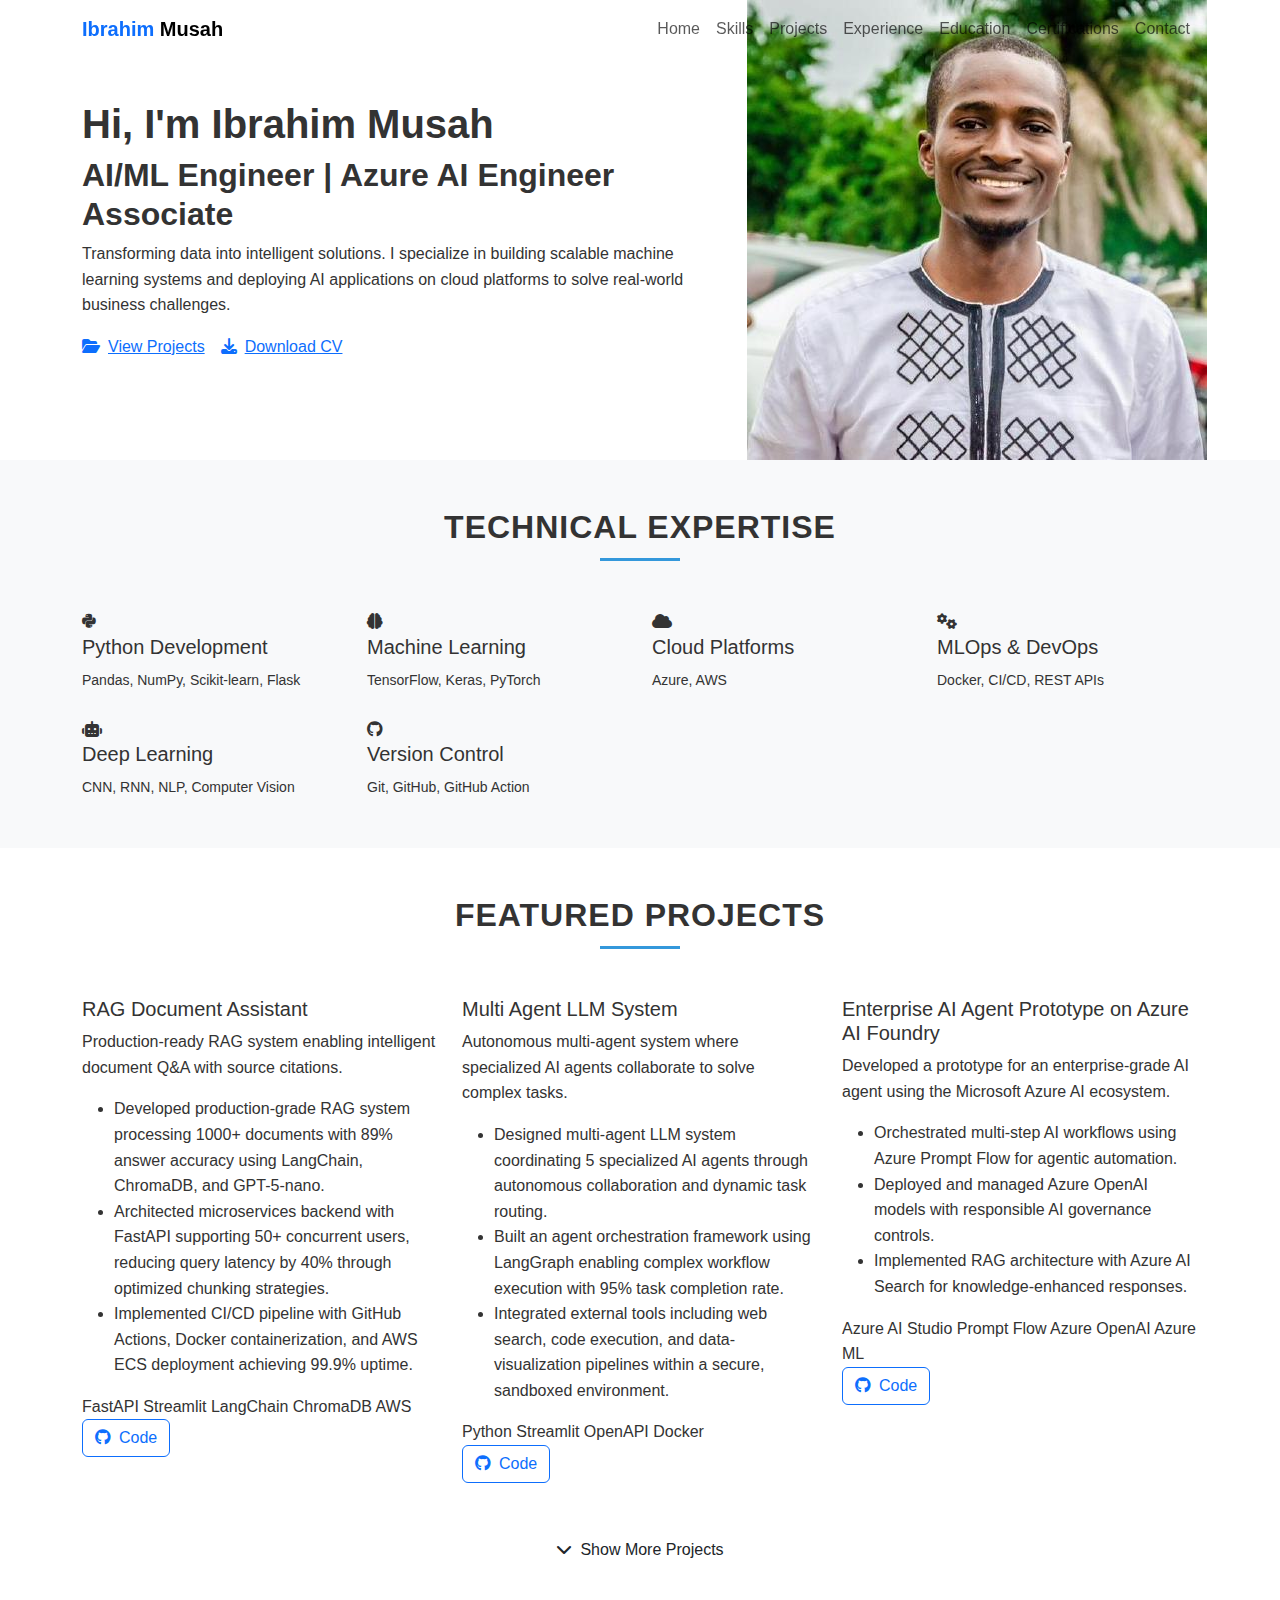
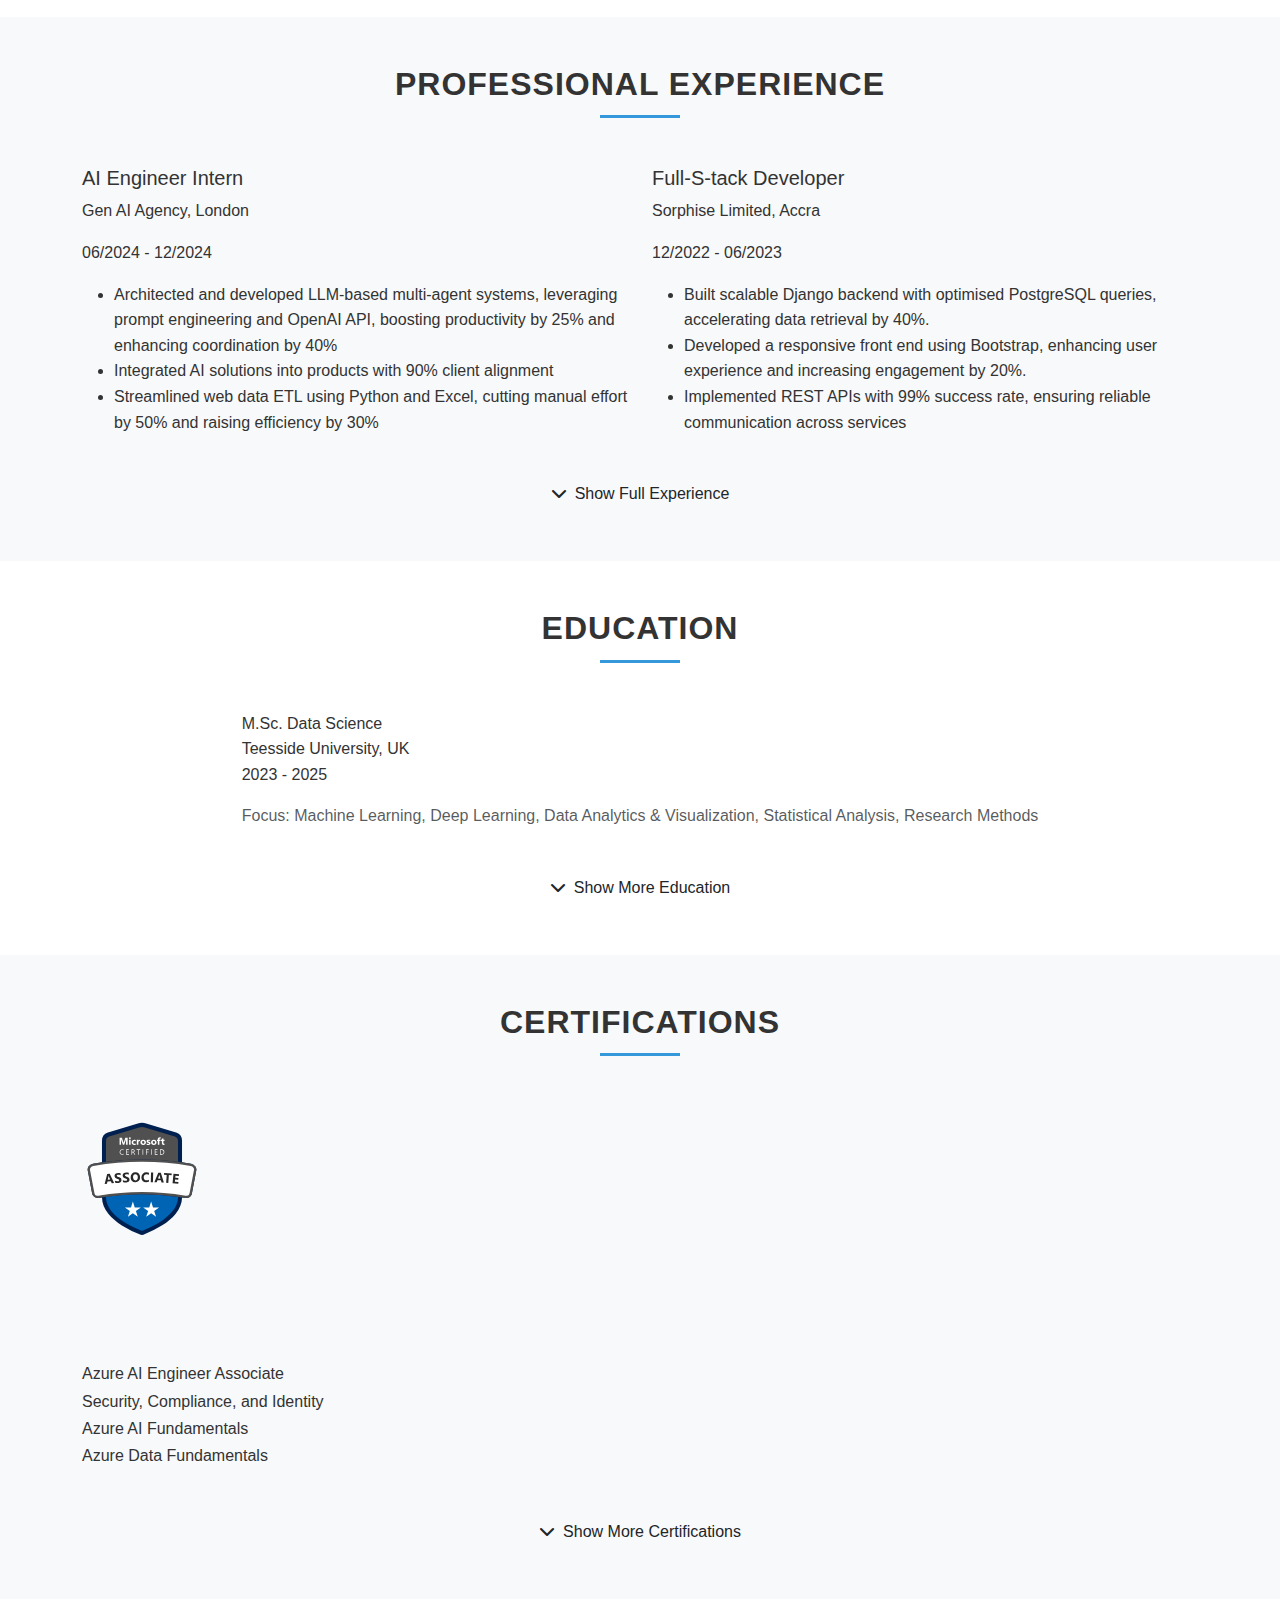
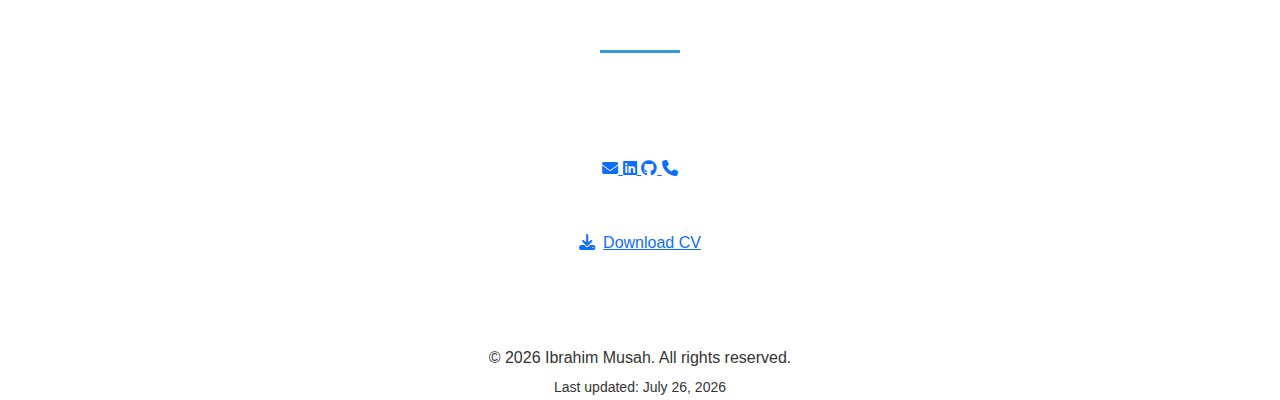
<file: index.html>
<!DOCTYPE html>
<html lang="en">
<head>
    <meta charset="UTF-8">
    <meta name="viewport" content="width=device-width, initial-scale=1.0">
    <meta name="description" content="Ibrahim Musah - AI/ML Engineer specializing in Python, Machine Learning, and Azure Cloud Solutions. View my portfolio of data-driven projects.">
    <meta name="keywords" content="AI Engineer, Machine Learning, Python, Azure, Data Science, Portfolio">
    <meta name="author" content="Ibrahim Musah">
    <title>Ibrahim Musah | AI/ML Engineer Portfolio</title>
    
    <!-- Bootstrap 5 -->
    <link href="https://cdn.jsdelivr.net/npm/bootstrap@5.3.0/dist/css/bootstrap.min.css" rel="stylesheet">
    <!-- Font Awesome -->
    <link rel="stylesheet" href="https://cdnjs.cloudflare.com/ajax/libs/font-awesome/6.4.0/css/all.min.css">
    <!-- Google Fonts -->
    <link href="https://fonts.googleapis.com/css2?family=Inter:wght@300;400;500;600;700&display=swap" rel="stylesheet">
    <link rel="stylesheet" href="assets/css/style.css">
    <style>
        
    </style>
</head>
<body>
    <!-- Navigation -->
    <nav class="navbar navbar-expand-lg navbar-light fixed-top" id="navbar">
        <div class="container">
            <a class="navbar-brand fw-bold" href="#home">
                <span class="text-primary">Ibrahim</span> Musah
            </a>
            <button class="navbar-toggler" type="button" data-bs-toggle="collapse" data-bs-target="#navbarNav">
                <span class="navbar-toggler-icon"></span>
            </button>
            <div class="collapse navbar-collapse" id="navbarNav">
                <ul class="navbar-nav ms-auto">
                    <li class="nav-item">
                        <a class="nav-link" href="#home">Home</a>
                    </li>
                    <li class="nav-item">
                        <a class="nav-link" href="#skills">Skills</a>
                    </li>
                    <li class="nav-item">
                        <a class="nav-link" href="#projects">Projects</a>
                    </li>
                    <li class="nav-item">
                        <a class="nav-link" href="#experience">Experience</a>
                    </li>
                    <li class="nav-item">
                        <a class="nav-link" href="#education">Education</a>
                    </li>
                    <li class="nav-item">
                        <a class="nav-link" href="#certifications">Certifications</a>
                    </li>
                    <li class="nav-item">
                        <a class="nav-link" href="#contact">Contact</a>
                    </li>
                </ul>
            </div>
        </div>
    </nav>

    <!-- Hero Section -->
    <section id="home" class="hero-section">
        <div class="container">
            <div class="row align-items-center">
                <div class="col-lg-7 hero-content">
                    <h1 class="hero-title">Hi, I'm Ibrahim Musah</h1>
                    <h2 class="hero-subtitle">AI/ML Engineer | Azure AI Engineer Associate</h2>
                    <p class="hero-description">
                        Transforming data into intelligent solutions. I specialize in building scalable machine learning systems 
                        and deploying AI applications on cloud platforms to solve real-world business challenges.
                    </p>
                    <div class="d-flex gap-3 flex-wrap">
                        <a href="#projects" class="btn-custom btn-custom-primary">
                            <i class="fas fa-folder-open me-2"></i>View Projects
                        </a>
                        <a href="#contact"  class="btn-custom btn-custom-outline">
                            <i class="fas fa-download me-2"></i>Download CV
                        </a>
                    </div>
                </div>
                <div class="col-lg-5 text-center mt-5 mt-lg-0 hero-image">
                    <img src="assets/images/ibrahim-headshot.jpg" alt="Ibrahim Musah" class="profile-image">
                </div>
            </div>
        </div>
    </section>

    <!-- Skills Section -->
    <section id="skills" class="py-5 bg-light">
        <div class="container">
            <div class="text-center mb-5">
                <h2 class="section-title">Technical Expertise</h2>
                <!-- <p class="section-subtitle">Technologies and tools I work with</p> -->
            </div>
            <div class="row g-4">
                <div class="col-lg-3 col-md-6 loading">
                    <div class="skill-card">
                        <i class="fab fa-python skill-icon"></i>
                        <h5>Python Development</h5>
                        <small>Pandas, NumPy, Scikit-learn, Flask</small>
                    </div>
                </div>
                <div class="col-lg-3 col-md-6 loading">
                    <div class="skill-card">
                        <i class="fas fa-brain skill-icon"></i>
                        <h5>Machine Learning</h5>
                        <small>TensorFlow, Keras, PyTorch</small>
                    </div>
                </div>
                <div class="col-lg-3 col-md-6 loading">
                    <div class="skill-card">
                        <i class="fas fa-cloud skill-icon"></i>
                        <h5>Cloud Platforms</h5>
                        <small>Azure, AWS</small>
                    </div>
                </div>
                <!-- <div class="col-lg-3 col-md-6 loading">
                    <div class="skill-card">
                        <i class="fas fa-database skill-icon"></i>
                        <h5>Data Engineering</h5>
                        <small>SQL, PostgreSQL, MySQL</small>
                    </div>
                </div>
                 -->
                <div class="col-lg-3 col-md-6 loading">
                    <div class="skill-card">
                        <i class="fas fa-cogs skill-icon"></i>
                        <h5>MLOps & DevOps</h5>
                        <small>Docker, CI/CD, REST APIs</small>
                    </div>
                </div>
                <!-- <div class="col-lg-3 col-md-6 loading">
                    <div class="skill-card">
                        <i class="fas fa-chart-line skill-icon"></i>
                        <h5>Data Analysis</h5>
                        <small>Statistics, Visualization, EDA</small>
                    </div>
                </div> -->
                <div class="col-lg-3 col-md-6 loading">
                    <div class="skill-card">
                        <i class="fas fa-robot skill-icon"></i>
                        <h5>Deep Learning</h5>
                        <small>CNN, RNN, NLP, Computer Vision</small>
                    </div>
                </div>
                <div class="col-lg-3 col-md-6 loading">
                    <div class="skill-card">
                        <i class="fab fa-github skill-icon"></i>
                        <h5>Version Control</h5>
                        <small>Git, GitHub, GitHub Action</small>
                    </div>
                </div>
            </div>
        </div>
    </section>

    <!-- Projects Section -->
    <section id="projects" class="py-5">
        <div class="container">
            <div class="text-center mb-5">
                <h2 class="section-title">Featured Projects</h2>
                <!-- <p class="section-subtitle">A selection of my recent work in AI and Machine Learning</p> -->
            </div>
            <div class="row g-4">
                <!-- Project 1 -->
                <div class="col-lg-4 col-md-6 loading">
                    <div class="project-card">
                        <!-- <div class="project-image-container">
                            <img src="assets/images/project1.jpg" alt="rag-document-assistant" class="project-image">
                            <span class="project-badge">Featured</span>
                        </div> -->
                        <div class="project-body">
                            <h5>RAG Document Assistant </h5>
                            <p class="project-description">
                                Production-ready RAG system enabling intelligent document Q&A with source citations.
                            </p>
                            <p>
                               <ul>
                                    <li>Developed production-grade RAG system processing 1000+ documents with 89% answer accuracy using LangChain, ChromaDB, and GPT-5-nano.</li>
                                    <li>Architected microservices backend with FastAPI supporting 50+ concurrent users, reducing query latency by 40% through optimized chunking strategies.</li>
                                    <li>Implemented CI/CD pipeline with GitHub Actions, Docker containerization, and AWS ECS deployment achieving 99.9% uptime.</li>
                               </ul> 
                            </p>
                            <div class="project-tech">
                                <span class="tech-badge">FastAPI</span>
                                <span class="tech-badge">Streamlit</span>
                                <span class="tech-badge">LangChain</span>
                                <span class="tech-badge">ChromaDB</span>
                                <span class="tech-badge">AWS</span>
                            </div>
                            <div class="project-links">
                                <a href="https://github.com/ibraeh/rag-document-assistant.git" target="_blank" class="btn btn-outline-primary">
                                    <i class="fab fa-github me-2"></i>Code
                                </a>
                                <!-- <a href="#" class="project-link project-link-secondary">
                                    <i class="fas fa-external-link-alt me-2"></i>Demo
                                </a> -->
                            </div>
                        </div>
                    </div>
                </div>

                <!-- Project 2 -->
                <div class="col-lg-4 col-md-6 loading">
                    <div class="project-card">
                        <!-- <div class="project-image-container">
                            <img src="assets/images/project2.jpg" alt="Predictive Analytics" class="project-image">
                        </div> -->
                        <div class="project-body">
                            <h5>Multi Agent LLM System</h5>
                            <p class="project-description">
                                Autonomous multi-agent system where specialized AI agents collaborate to solve complex tasks.
                            </p>
                            <p>
                                <ul>
                                    <li>Designed multi-agent LLM system coordinating 5 specialized AI agents through autonomous collaboration and dynamic task routing.</li>
                                    <li>Built an agent orchestration framework using LangGraph enabling complex workflow execution with 95% task completion rate.</li>
                                    <li>Integrated external tools including web search, code execution, and data-visualization pipelines within a secure, sandboxed environment.</li>
                                </ul>
                            </p>
                            <div class="project-tech">
                                <span class="tech-badge">Python</span>
                                <span class="tech-badge">Streamlit</span>
                                <span class="tech-badge">OpenAPI</span>
                                <span class="tech-badge">Docker</span>
                            </div>
                            <div class="project-links">
                                <a href="https://github.com/ibraeh/Multi-Agent-LLM-System.git" target="_blank" class="btn btn-outline-primary">
                                    <i class="fab fa-github me-2"></i>Code
                                </a>
                                <!-- <a href="#" class="project-link project-link-secondary">
                                    <i class="fas fa-file-alt me-2"></i>Details
                                </a> -->
                            </div>
                        </div>
                    </div>
                </div>

                <!-- Project 3 -->
                <div class="col-lg-4 col-md-6 loading">
                    <div class="project-card">
                        <!-- <div class="project-image-container">
                            <img src="assets/images/project3.jpg" alt="Computer Vision" class="project-image">
                        </div> -->
                        <div class="project-body">
                            <h5>Enterprise AI Agent Prototype on Azure AI Foundry</h5>
                            <p class="project-description">
                                Developed a prototype for an enterprise-grade AI agent using the Microsoft Azure AI ecosystem.
                            </p>
                            <p>
                                <ul>
                                    <li>Orchestrated multi-step AI workflows using Azure Prompt Flow for agentic automation.</li>
                                    <li>Deployed and managed Azure OpenAI models with responsible AI governance controls.</li>
                                    <li>Implemented RAG architecture with Azure AI Search for knowledge-enhanced responses.</li>
                                </ul>
                            </p>
                            <div class="project-tech">
                                <span class="tech-badge">Azure AI Studio</span>
                                <span class="tech-badge">Prompt Flow</span>
                                <span class="tech-badge">Azure OpenAI</span>
                                <span class="tech-badge">Azure ML</span>
                            </div>
                            <div class="project-links">
                                <a href="#" target="_blank" class="btn btn-outline-primary">
                                    <i class="fab fa-github me-2"></i>Code
                                </a>
                                <!-- <a href="#" class="project-link project-link-secondary">
                                    <i class="fas fa-play me-2"></i>Demo
                                </a> -->
                            </div>
                        </div>
                    </div>
                </div>

                <!-- Project 4 -->
                <div class="col-lg-4 col-md-6 loading more-projects d-none">
                    <div class="project-card">
                        <!-- <div class="project-image-container">
                            <img src="assets/images/project4.jpg" alt="Data Pipeline" class="project-image">
                        </div> -->
                        <div class="project-body">
                            <h5>LLM-based Email Automation Agent</h5>
                            <p class="project-description">
                                Collaborated in repurposing LLaMA model for intelligent email handling 
                            </p>
                            <p>
                                <ul>
                                    <li>Fine-tuned LLaMA-3.2-3B-Instruct and reduced model size by 85% using Llama.cpp for lightweight device deployment.</li>
                                    <li>Engineered a high-performance data layer with DuckDB, managing 1K+ records with 2x faster query response than SQLite.</li>
                                    <li>Implemented a semantic search system using FAISS, achieving sub-100ms email retrieval across 1K+ threads </li>
                                </ul>
                            </p>   
                            <div class="project-tech">
                                <span class="tech-badge">Hugging Face</span>
                                <span class="tech-badge">FAISS</span>
                                <span class="tech-badge">DuckDB</span>
                                <span class="tech-badge">LLaMA-3.2</span>
                                <span class="tech-badge">Llama.cpp</span>
                            </div>
                            <div class="project-links">
                                <a href="#" target="_blank" class="btn btn-outline-primary">
                                    <i class="fab fa-github me-2"></i>Code
                                </a>
                                <!-- <a href="#" class="project-link project-link-secondary">
                                    <i class="fas fa-info-circle me-2"></i>Info
                                </a> -->
                            </div>
                        </div>
                    </div>
                </div>

                <!-- Project 5 -->
                <div class="col-lg-4 col-md-6 loading more-projects d-none">
                    <div class="project-card">
                        <!-- <div class="project-image-container">
                            <img src="assets/images/project5.jpg" alt="Sentiment Analysis" class="project-image">
                        </div> -->
                        <div class="project-body">
                            <h5>Sentiment Analysis on Edge Devices</h5>
                            <p class="project-description">
                                Built Transformer model optimized for edge deployment to perform sentiment analysis from social media posts, providing real-time 
                                insights for brand monitoring.
                            </p>
                            <p>
                                <ul>
                                    <li>Quantized transformer model using TensorFlow Lite, gaining 90% model size reduction for mobile deployment</li>
                                    <li>Delivered 80% faster inference with on-device sentiment analysis, removing cloud dependency. </li>
                                    <li>Optimized the training pipeline leveraging GPU acceleration in Google Colab, cutting iteration time by 40%</li>
                                </ul>
                            </p>
                            <div class="project-tech">
                                <span class="tech-badge">TensorFlow Lite </span>
                                <span class="tech-badge">Keras</span>
                                <span class="tech-badge">Transformers</span>
                                <span class="tech-badge">Android</span>
                            </div>
                            <div class="project-links">
                                <a href="#" target="_blank" class="btn btn-outline-primary">
                                    <i class="fab fa-github me-2"></i>Code
                                </a>
                                <!-- <a href="#" class="project-link project-link-secondary">
                                    <i class="fas fa-rocket me-2"></i>Live
                                </a> -->
                            </div>
                        </div>
                    </div>
                </div>

                <!-- Project 6 -->
                <div class="col-lg-4 col-md-6 loading more-projects d-none">
                    <div class="project-card">
                        <!-- <div class="project-image-container">
                            <img src="assets/images/project6.jpg" alt="Recommendation System" class="project-image">
                        </div> -->
                        <div class="project-body">
                            <h5>Predictive Modeling for Strategic Decision-Making</h5>
                            <p class="project-description">
                                Built a machine learning model to forecast and mitigate customer churn for a telecom provider .
                            </p>
                            <p>
                                <ul>
                                    <li>Trained XGBoost classifier achieving 90% accuracy, improving retention strategies by 18%.</li>
                                    <li>Insights contributed to 25% reduction in churn. </li>

                                </ul>
                            </p>
                            <div class="project-tech">
                                <span class="tech-badge">Python</span>
                                <span class="tech-badge">Scikit-learn</span>
                                <span class="tech-badge">Pandas</span>
                                <span class="tech-badge">XGBoost</span>
                            </div>
                            <div class="project-links">
                                <a href="#" target="_blank" class="btn btn-outline-primary">
                                    <i class="fab fa-github me-2"></i>Code
                                </a>
                                <!-- <a href="#" class="project-link project-link-secondary">
                                    <i class="fas fa-book me-2"></i>Docs
                                </a> -->
                            </div>
                        </div>
                    </div>
                </div>
            </div>
            <div class="text-center mt-5">
                <button id="toggle-projects" class="btn toggle-btn">
                    <i class="fas fa-chevron-down me-2"></i>Show More Projects
                </button>
            </div>
        </div>
    </section>

    <!-- Experience Section -->
    <section id="experience" class="py-5 bg-light">
        <div class="container">
            <div class="text-center mb-5">
                <h2 class="section-title">Professional Experience</h2>
                <!-- <p class="section-subtitle">My career journey in tech and education</p> -->
            </div>
            <div class="row g-4">
                <div class="col-lg-6 loading">
                    <div class="experience-card">
                        <h5>AI Engineer Intern</h5>
                        <p class="experience-company">Gen AI Agency, London</p>
                        <p class="experience-date">06/2024 - 12/2024</p>
                        <ul>
                            <li>Architected and developed LLM-based multi-agent systems, leveraging prompt engineering and OpenAI API, boosting productivity by 25% and enhancing coordination by 40%</li>
                            <li>Integrated AI solutions into products with 90% client alignment</li>
                            <li>Streamlined web data ETL using Python and Excel, cutting manual effort by 50% and raising efficiency by 30% </li>
                        </ul>
                    </div>
                </div>
                <div class="col-lg-6 loading">
                    <div class="experience-card">
                        <h5>Full-S-tack Developer</h5>
                        <p class="experience-company">Sorphise Limited, Accra</p>
                        <p class="experience-date">12/2022 - 06/2023</p>
                        <ul>
                            <li>Built scalable Django backend with optimised PostgreSQL queries, accelerating data retrieval by 40%.</li>
                            <li>Developed a responsive front end using Bootstrap, enhancing user experience and increasing engagement by 20%.</li>
                            <li>Implemented REST APIs with 99% success rate, ensuring reliable communication across services</li>
                        </ul>
                    </div>
                </div>
            </div>
            <div id="more-experience" class="d-none">
                <div class="row g-4 mt-2">
                    <div class="col-lg-6 loading">
                        <div class="experience-card">
                            <h5>Mathematics Instructor</h5>
                            <p class="experience-company">Paragon Educational Complex, Kumasi</p>
                            <p class="experience-date">10/2018 - 08/2022</p>
                            <ul>
                                <li>Improved math performance by 50% in 6 months.</li>
                                <li>Maintained a 100% pass rate by adapting to individual student needs.</li>
                            </ul>
                        </div>
                    </div>
                </div>
            </div>
            <div class="text-center mt-4">
                <button id="toggle-experience" class="btn toggle-btn">
                    <i class="fas fa-chevron-down me-2"></i>Show Full Experience
                </button>
            </div>
        </div>
    </section>

    <!-- Education Section -->
    <section id="education" class="py-5">
        <div class="container">
            <div class="text-center mb-5">
                <h2 class="section-title">Education</h2>
                <!-- <p class="section-subtitle">Academic background and qualifications</p> -->
            </div>
            <div class="row justify-content-center g-4">
                <div class="col-lg-auto loading">
                    <div class="education-card">
                        <div class="education-degree">M.Sc. Data Science</div>
                        <div class="education-school">Teesside University, UK</div>
                        <div class="education-date">2023 - 2025</div>
                        <p class="mt-3 text-muted">
                            Focus: Machine Learning, Deep Learning, Data Analytics & Visualization, Statistical Analysis, Research Methods
                        </p>
                    </div>
                </div>
                
            </div>
            <div id="more-education" class="d-none">
                <div class="row justify-content-center g-4 mt-2">
                    <div class="col-lg-auto loading">
                        <div class="education-card">
                            <div class="education-degree">B.Sc. Mathematics & Computer Science</div>
                            <div class="education-school">University of Ghana</div>
                            <div class="education-date">2007 - 2011</div>
                            <p class="mt-3 text-muted">
                                Strong foundation in mathematical principles and programming fundamentals
                            </p>
                        </div>
                    </div>
                    <!-- <div class="col-lg-5 loading">
                        <div class="education-card">
                            <div class="education-degree">Teaching Certificate</div>
                            <div class="education-school">Ghana Education Service</div>
                            <div class="education-date">2015</div>
                            <p class="mt-3 text-muted">
                                Professional teaching certification with focus on Mathematics and ICT
                            </p>
                        </div>
                    </div> -->
                </div>
            </div>
            <div class="text-center mt-4">
                <button id="toggle-education" class="btn toggle-btn">
                    <i class="fas fa-chevron-down me-2"></i>Show More Education
                </button>
            </div>
        </div>
    </section>

    <!-- Certifications Section -->
    <section id="certifications" class="py-5 bg-light">
        <div class="container">
            <div class="text-center mb-5">
                <h2 class="section-title">Certifications</h2>
                <!-- <p class="section-subtitle">Professional credentials and achievements</p> -->
            </div>
            <div class="certification-grid">
                <div class="certification-item loading">
                    <div class="certification-badge" style="width: auto;height: 260px;">
                        <a href="https://learn.microsoft.com/api/credentials/share/en-gb/IbrahimMusah-7313/589E36F7A56E85B9?sharingId=D05345607D2A4245" target="_blank">
                            <img src="assets/images/microsoft-certified-associate-badge.svg" alt="Azure AI Engineer Associate" width="120" height="150">
                        </a>
                    </div>
                    <h6>Azure AI Engineer Associate</h6>
                </div>
                <div class="certification-item loading">
                    <div class="certification-badge" data-iframe-width="150" data-iframe-height="270" 
                         data-share-badge-id="782ece59-d936-4925-a399-91e1def57c70" 
                         data-share-badge-host="https://www.credly.com"></div>
                    <h6>Security, Compliance, and Identity</h6>
                </div>
                <div class="certification-item loading">
                    <div class="certification-badge" data-iframe-width="150" data-iframe-height="270" 
                         data-share-badge-id="24cde820-8802-48e1-8e2c-80e1a9a42d71" 
                         data-share-badge-host="https://www.credly.com"></div>
                    <h6>Azure AI Fundamentals</h6>
                </div>
                <div class="certification-item loading">
                    <div class="certification-badge" data-iframe-width="150" data-iframe-height="270" 
                         data-share-badge-id="fbb52f45-c268-4292-8836-516edce971ec" 
                         data-share-badge-host="https://www.credly.com"></div>
                    <h6>Azure Data Fundamentals</h6>
                </div>
            </div>
            <div id="more-certifications" class="d-none">
                <div class="certification-grid mt-4">
                    <div class="certification-item loading">
                        <div class="certification-badge" data-iframe-width="150" data-iframe-height="270" 
                             data-share-badge-id="cdae7faa-0357-496a-be7d-1d50386fc278" 
                             data-share-badge-host="https://www.credly.com"></div>
                        <h6>Dynamics 365 Fundamentals (ERP)</h6>
                    </div>
                    <div class="certification-item loading">
                        <div class="certification-badge" data-iframe-width="150" data-iframe-height="270" 
                            data-share-badge-id="347bde58-9d49-49be-b445-5e128c49aa37" 
                            data-share-badge-host="https://www.credly.com"></div>
                        <h6>Dynamics 365 Fundamentals (CRM)</h6>
                    </div>
                    <div class="certification-item loading">
                        <div class="certification-badge" data-iframe-width="150" data-iframe-height="270" 
                             data-share-badge-id="ef412871-c3d1-4f88-8ba2-c1d34ce75fd9" 
                             data-share-badge-host="https://www.credly.com"></div>
                        <h6>Azure Fundamentals</h6>
                    </div>
                    <div class="certification-item loading">
                        <div class="certification-badge" data-iframe-width="150" data-iframe-height="270" 
                             data-share-badge-id="5785b588-0289-4a86-8a36-9fe18f13af96" 
                             data-share-badge-host="https://www.credly.com"></div>
                        <h6>Microsoft 365 Fundamentals</h6>
                    </div>
                </div>
            </div>
            <div class="text-center mt-5">
                <button id="toggle-certifications" class="btn toggle-btn">
                    <i class="fas fa-chevron-down me-2"></i>Show More Certifications
                </button>
            </div>
        </div>
    </section>

    <!-- Contact Section -->
    <section id="contact" class="contact-section">
        <div class="container text-center">
            <h2 class="section-title text-white">Let's Connect</h2>
            <p class="section-subtitle text-white opacity-75 mb-5">
                Open to exciting opportunities in AI/ML Engineering worldwide
            </p>
            <div class="contact-links mb-5">
                <a href="mailto:a.ibrahimmusah@gmail.com" class="contact-link" title="Email">
                    <i class="fas fa-envelope"></i>
                </a>
                <a href="https://linkedin.com/in/ibrahim-musah" target="_blank" class="contact-link" title="LinkedIn">
                    <i class="fab fa-linkedin"></i>
                </a>
                <a href="https://github.com/ibraeh" target="_blank" class="contact-link" title="GitHub">
                    <i class="fab fa-github"></i>
                </a>
                <a href="tel:+447442829882" class="contact-link" title="Phone">
                    <i class="fas fa-phone"></i>
                </a>
            </div>
            <a href="assets/docs/ibrahim_musah_ai_cv_uk.pdf" download class="btn-custom btn-custom-primary">
                <i class="fas fa-download me-2"></i>Download CV
            </a>
            <p class="mt-5 text-white opacity-75">
                <i class="fas fa-map-marker-alt me-2"></i>London, UK | Open to Relocation
            </p>
        </div>
    </section>

    <!-- Footer -->
    <footer>
        <div class="container text-center">
            <p class="mb-1">&copy; <span id="current-year"></span> Ibrahim Musah. All rights reserved.</p>
            <p class="mb-0">
                <small> Last updated: <span id="current-date"></span></small>
            </p>
        </div>
    </footer>

    <!-- Scripts -->
    <script src="https://cdn.jsdelivr.net/npm/bootstrap@5.3.0/dist/js/bootstrap.bundle.min.js"></script>
    <script>
        // Dynamic Date
        document.getElementById('current-year').textContent = new Date().getFullYear();
        document.getElementById('current-date').textContent = new Date().toLocaleDateString('en-US', { 
            year: 'numeric', 
            month: 'long', 
            day: 'numeric' 
        });

        // Navbar Scroll Effect
        window.addEventListener('scroll', function() {
            const navbar = document.getElementById('navbar');
            if (window.scrollY > 50) {
                navbar.classList.add('scrolled');
            } else {
                navbar.classList.remove('scrolled');
            }
        });

        // Toggle Projects
        document.getElementById('toggle-projects').addEventListener('click', function() {
            const moreProjects = document.querySelectorAll('.more-projects');
            const button = this;
            const icon = button.querySelector('i');
            
            moreProjects.forEach(project => {
                if (project.classList.contains('d-none')) {
                    project.classList.remove('d-none');
                    button.innerHTML = '<i class="fas fa-chevron-up me-2"></i>Show Less Projects';
                } else {
                    project.classList.add('d-none');
                    button.innerHTML = '<i class="fas fa-chevron-down me-2"></i>Show More Projects';
                }
            });
        });

        // Toggle Experience
        document.getElementById('toggle-experience').addEventListener('click', function() {
            const moreExp = document.getElementById('more-experience');
            const button = this;
            
            if (moreExp.classList.contains('d-none')) {
                moreExp.classList.remove('d-none');
                button.innerHTML = '<i class="fas fa-chevron-up me-2"></i>Show Less Experience';
            } else {
                moreExp.classList.add('d-none');
                button.innerHTML = '<i class="fas fa-chevron-down me-2"></i>Show Full Experience';
            }
        });

        // Toggle Education
        document.getElementById('toggle-education').addEventListener('click', function() {
            const moreEdu = document.getElementById('more-education');
            const button = this;
            
            if (moreEdu.classList.contains('d-none')) {
                moreEdu.classList.remove('d-none');
                button.innerHTML = '<i class="fas fa-chevron-up me-2"></i>Show Less Education';
            } else {
                moreEdu.classList.add('d-none');
                button.innerHTML = '<i class="fas fa-chevron-down me-2"></i>Show More Education';
            }
        });

        // Toggle Certifications
        document.getElementById('toggle-certifications').addEventListener('click', function() {
            const moreCerts = document.getElementById('more-certifications');
            const button = this;
            
            if (moreCerts.classList.contains('d-none')) {
                moreCerts.classList.remove('d-none');
                button.innerHTML = '<i class="fas fa-chevron-up me-2"></i>Show Less Certifications';
            } else {
                moreCerts.classList.add('d-none');
                button.innerHTML = '<i class="fas fa-chevron-down me-2"></i>Show More Certifications';
            }
        });

        // Scroll Animation
        const observerOptions = {
            threshold: 0.1,
            rootMargin: '0px 0px -50px 0px'
        };

        const observer = new IntersectionObserver(function(entries) {
            entries.forEach(entry => {
                if (entry.isIntersecting) {
                    entry.target.classList.add('visible');
                }
            });
        }, observerOptions);

        document.querySelectorAll('.loading').forEach(element => {
            observer.observe(element);
        });

        // Smooth Scroll
        document.querySelectorAll('a[href^="#"]').forEach(anchor => {
            anchor.addEventListener('click', function (e) {
                e.preventDefault();
                const target = document.querySelector(this.getAttribute('href'));
                if (target) {
                    target.scrollIntoView({
                        behavior: 'smooth',
                        block: 'start'
                    });
                }
            });
        });

        // Load Credly badges
        document.addEventListener('DOMContentLoaded', function() {
            const script = document.createElement('script');
            script.src = '//cdn.credly.com/assets/utilities/embed.js';
            script.async = true;
            document.body.appendChild(script);
        });
    </script>
</body>
</html>
</file>
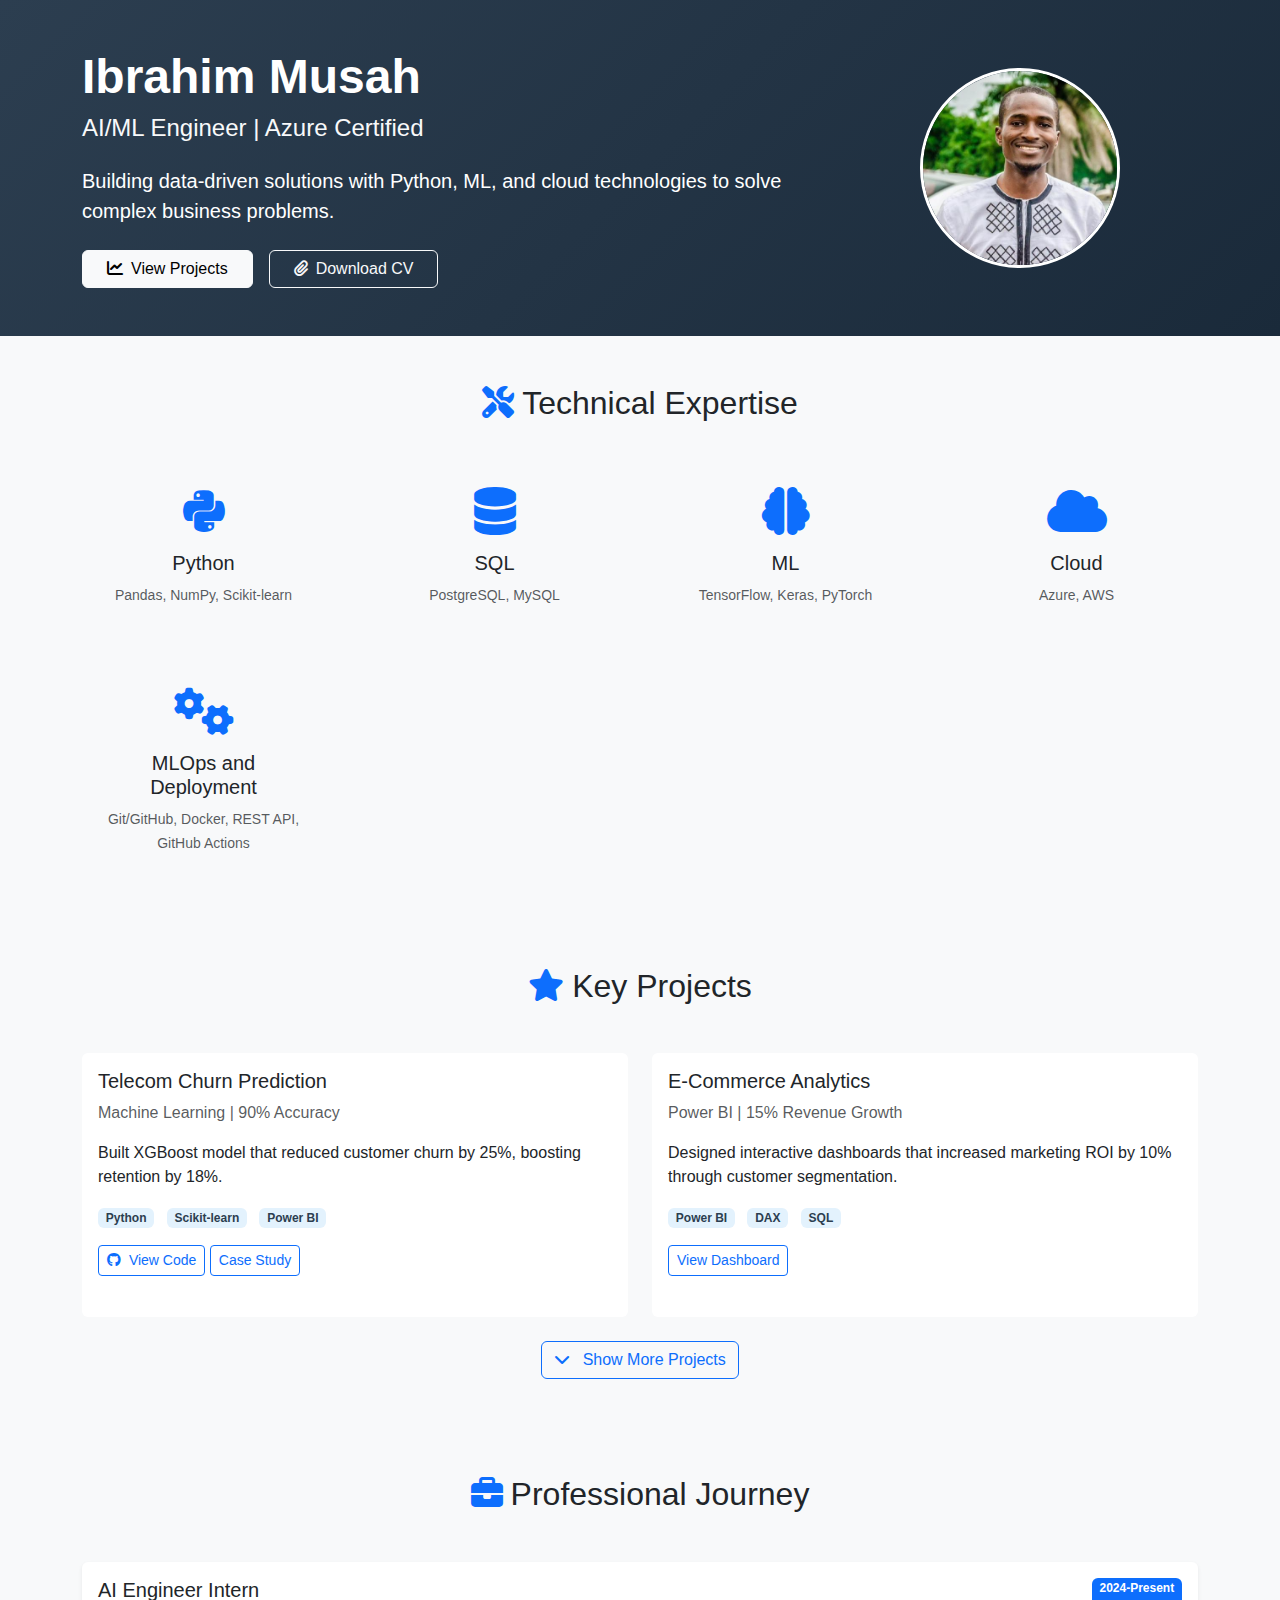
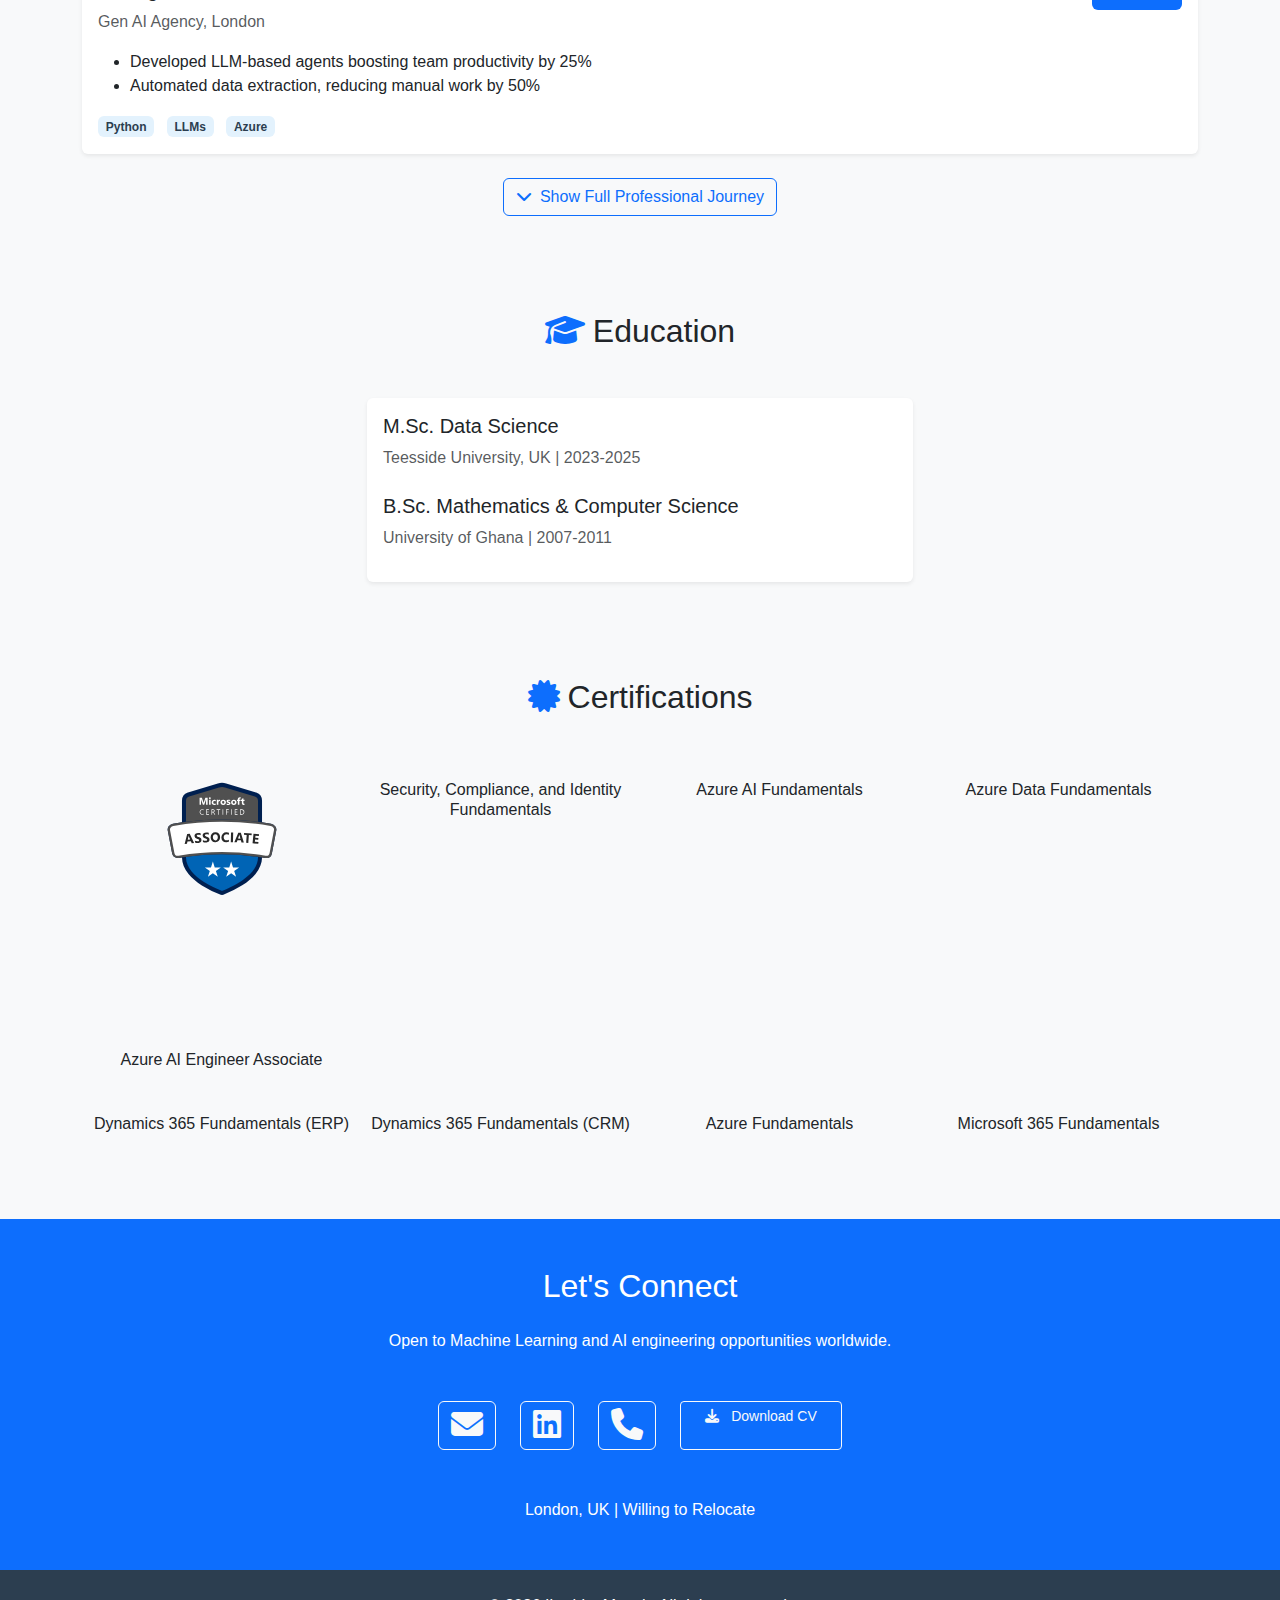
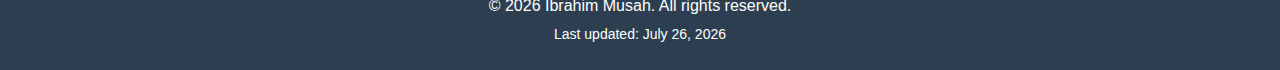
<file: ai/index.html>
<!DOCTYPE html>
<html lang="en">
<head>
    <meta charset="UTF-8">
    <meta name="viewport" content="width=device-width, initial-scale=1.0">
    <title>Ibrahim Musah | AI/ML Engineer </title>
    <!-- Bootstrap 5 -->
    <link href="https://cdn.jsdelivr.net/npm/bootstrap@5.3.0/dist/css/bootstrap.min.css" rel="stylesheet">
    <!-- Font Awesome -->
    <link rel="stylesheet" href="https://cdnjs.cloudflare.com/ajax/libs/font-awesome/6.4.0/css/all.min.css">
    <style>
        :root {
            --primary: #2c3e50; /* Professional navy */
            --secondary: #3498db; /* Accent blue */
            --light-bg: #f8f9fa;
        }
        body {
            font-family: 'Segoe UI', Roboto, sans-serif;
        }
        .profile-header {
            background: linear-gradient(135deg, var(--primary) 0%, #1a2a3a 100%);
        }
        .skill-badge {
            background-color: #e3f2fd;
            color: var(--primary);
        }
        .skill-domain {
            border-left: 4px solid var(--secondary);
            padding-left: 15px;
            margin-bottom: 20px;
        }
        .certifications-container {
            display: flex;
            flex-wrap: wrap;
            justify-content: center;
            gap: 20px;
            margin-bottom: 30px;
        }
        .certification-item {
            flex: 0 0 calc(25% - 20px);
            min-width: 100px;
            text-align: center;
        }
        footer {
            background-color: var(--primary);
            color: white;
        }
        @media (max-width: 768px) {
            .certification-item {
                flex: 0 0 100%;
            }
        }
        .project-card {
            transition: transform 0.3s, box-shadow 0.3s;
            border: none;
            overflow: hidden;
            margin-bottom: 25px;
        }
        .project-card:hover {
            transform: translateY(-5px);
            box-shadow: 0 10px 20px rgba(0,0,0,0.1);
        }
        .project-image {
            height: 200px;
            object-fit: cover;
            transition: transform 0.5s;
        }
        .project-card:hover .project-image {
            transform: scale(1.05);
        }
        .key-project {
            border-left: 4px solid var(--secondary);
        }
        .more-projects {
            display: none;
        }
        .toggle-projects-btn {
            transition: all 0.3s;
        }
        .toggle-projects-btn.collapsed .fa-chevron-down {
            display: inline-block;
        }
        .toggle-projects-btn.collapsed .fa-chevron-up {
            display: none;
        }
        .toggle-projects-btn:not(.collapsed) .fa-chevron-down {
            display: none;
        }
        .toggle-projects-btn:not(.collapsed) .fa-chevron-up {
            display: inline-block;
        }
            
    </style>
</head>
<body>
    <!-- Header with Your Photo -->
    <header class="profile-header text-white py-5">
        <div class="container">
            <div class="row align-items-center">
                <div class="col-md-8">
                    <h1 class="display-5 fw-bold">Ibrahim Musah</h1>
                    <h2 class="h4 text-light mb-4"> AI/ML Engineer | Azure Certified</h2>
                    <p class="lead mb-4">Building data-driven solutions with Python, ML, and cloud technologies to solve complex business problems.</p>
                    <div class="d-flex gap-3">
                        <a href="#projects" class="btn btn-light px-4">
                            <i class="fas fa-chart-line me-2"></i>View Projects
                        </a>
                        <a href="#contact" class="btn btn-outline-light px-4">
                            <i class="fas fa-paperclip me-2"></i>Download CV
                        </a>
                    </div>
                </div>
                <div class="col-md-4 text-center">
                    <img src="assets/images/ibrahim-headshot.jpg" alt="Ibrahim Musah" class="img-fluid rounded-circle border border-3 border-white" style="width: 200px;">
                </div>
            </div>
        </div>
    </header>

    <!-- Your Core Skills -->
    <section class="py-5 bg-light">
        <div class="container">
            <h2 class="text-center mb-5"><i class="fas fa-tools text-primary me-2"></i>Technical Expertise</h2>
            <div class="row g-5">
                <!-- Python -->
                <div class="col-md-3 col-6 text-center">
                    <div class="p-3 skill-card">
                        <i class="fab fa-python fa-3x text-primary mb-3"></i>
                        <h5>Python</h5>
                        <small class="text-muted">Pandas, NumPy, Scikit-learn</small>
                    </div>
                </div>
                <!-- SQL -->
                <div class="col-md-3 col-6 text-center">
                    <div class="p-3 skill-card">
                        <i class="fas fa-database fa-3x text-primary mb-3"></i>
                        <h5>SQL</h5>
                        <small class="text-muted">PostgreSQL, MySQL</small>
                    </div>
                </div>
                <!-- Machine Learning Frameworks -->
                <div class="col-md-3 col-6 text-center">
                    <div class="p-3 skill-card">
                        <i class="fas fa-brain fa-3x text-primary mb-3"></i>                        
                        <h5>ML</h5>
                        <small class="text-muted">TensorFlow, Keras, PyTorch</small>
                    </div>
                </div>
                <!-- Cloud -->
                <div class="col-md-3 col-6 text-center">
                    <div class="p-3 skill-card">
                        <i class="fas fa-cloud fa-3x text-primary mb-3"></i>
                        <h5>Cloud</h5>
                        <small class="text-muted">Azure, AWS  </small>
                    </div>
                </div>
                <!-- MLOps and Deployment -->
                <div class="col-md-3 col-6 text-center">
                    <div class="p-3 skill-card">
                        <i class="fas fa-cogs fa-3x text-primary mb-3"></i>
                        <h5>MLOps and Deployment</h5>
                        <small class="text-muted">Git/GitHub, Docker, REST API, GitHub Actions  </small>
                    </div>
                </div>
            </div>
        </div>
    </section>


    <!-- Key Projects Section -->
    <section id="projects" class="py-5 bg-light">
        <div class="container">
            <h2 class="text-center mb-5"><i class="fas fa-star text-primary me-2"></i>Key Projects</h2>
            <div class="row g-4">
                <!-- Telecom Churn -->
                <div class="col-lg-6">
                    <div class="project-card card h-100 key-projects">
                        <!-- <img src="assets/images/churn-prediction.jpg" class="card-img-top project-image" alt="Telecom Churn Prediction"> -->
                        <div class="card-body">
                            <h3 class="h5">Telecom Churn Prediction</h3>
                            <p class="text-muted">Machine Learning | 90% Accuracy</p>
                            <p>Built XGBoost model that reduced customer churn by 25%, boosting retention by 18%.</p>
                            <div class="mb-3">
                                <span class="badge skill-badge me-2">Python</span>
                                <span class="badge skill-badge me-2">Scikit-learn</span>
                                <span class="badge skill-badge">Power BI</span>
                            </div>
                            <a href="#" class="btn btn-outline-primary btn-sm">
                                <i class="fab fa-github me-1"></i> View Code
                            </a>
                            <a href="projects.html#churn" class="btn btn-sm btn-outline-primary">
                                Case Study
                            </a>
                        </div>
                    </div>
                </div>
                
                <!-- E-Commerce Dashboard -->
                <div class="col-lg-6">
                    <div class="project-card card h-100 key-projects">
                        <!-- <img src="assets/images/ecommerce-dashboard.jpg" class="card-img-top project-image" alt="E-Commerce Dashboard"> -->
                        <div class="card-body">
                            <h3 class="h5">E-Commerce Analytics</h3>
                            <p class="text-muted">Power BI | 15% Revenue Growth</p>
                            <p>Designed interactive dashboards that increased marketing ROI by 10% through customer segmentation.</p>
                            <div class="mb-3">
                                <span class="badge skill-badge me-2">Power BI</span>
                                <span class="badge skill-badge me-2">DAX</span>
                                <span class="badge skill-badge">SQL</span>
                            </div>
                            <a href="projects.html#ecommerce" class="btn btn-sm btn-outline-primary">View Dashboard</a>
                        </div>
                    </div>
                </div>
            </div>

            <!-- Additional Projects (Collapsed by Default) -->
            <div class="collapse mt-4" id="moreProjects">
                <div class="row g-4">
                    <!-- LLM Customer Support -->
                    <div class="col-lg-6">
                        <div class="project-card card h-100">
                            <!-- <img src="assets/images/llm-agent.jpg" class="card-img-top project-image" alt="LLM Customer Support"> -->
                            <div class="card-body">
                                <h3 class="h5">LLM Customer Support Agent</h3>
                                <p class="text-muted">Generative AI | 40% Automation</p>
                                <p>AI chatbot that reduced response time from 2 hours to 5 minutes by automating 40% of support tickets.</p>
                                <div class="mb-3">
                                    <span class="badge skill-badge me-2">Python</span>
                                    <span class="badge skill-badge me-2">GPT-4</span>
                                    <span class="badge skill-badge">LangChain</span>
                                </div>
                                <a href="projects.html#llm" class="btn btn-sm btn-outline-primary">Demo Video</a>
                            </div>
                        </div>
                    </div>
                    
                    <!-- Stock Market Prediction -->
                    <div class="col-lg-6">
                        <div class="project-card card h-100">
                            <!-- <img src="assets/images/stock-prediction.jpg" class="card-img-top project-image" alt="Stock Market Prediction"> -->
                            <div class="card-body">
                                <h3 class="h5">Stock Market Prediction</h3>
                                <p class="text-muted">Data Engineering | 87% Accuracy</p>
                                <p>Real-time pipeline processing 10K+ trades/day with 35% lower latency than batch systems.</p>
                                <div class="mb-3">
                                    <span class="badge skill-badge me-2">Kafka</span>
                                    <span class="badge skill-badge me-2">Airflow</span>
                                    <span class="badge skill-badge">AWS</span>
                                </div>
                                <a href="projects.html#stock" class="btn btn-sm btn-outline-primary">Architecture</a>
                            </div>
                        </div>
                    </div>
                </div>
            </div>

            <!-- Toggle Button for More Projects -->
            <div class="text-center mt-4">
                <button class="btn btn-outline-primary toggle-projects-btn collapsed" 
                        type="button" 
                        data-bs-toggle="collapse" 
                        data-bs-target="#moreProjects"
                        aria-expanded="false"
                        aria-controls="moreProjects">
                    <i class="fas fa-chevron-down me-2"></i>
                    <i class="fas fa-chevron-up me-2"></i>
                    Show More Projects
                </button>
            </div>
        </div>
    </section>

    <!-- Professional Journey -->
    <section class="py-5 bg-light">
        <div class="container">
            <h2 class="text-center mb-5"><i class="fas fa-briefcase text-primary me-2"></i>Professional Journey</h2>
            
            <!-- Visible Experience -->
            <div id="visible-experience">
                <!-- Gen AI Internship -->
                <div class="card mb-4 border-0 shadow-sm">
                    <div class="card-body">
                        <div class="d-flex justify-content-between">
                            <h3 class="h5">AI Engineer Intern</h3>
                            <span class="badge bg-primary">2024-Present</span>
                        </div>
                        <p class="text-muted">Gen AI Agency, London</p>
                        <ul>
                            <li>Developed LLM-based agents boosting team productivity by 25%</li>
                            <li>Automated data extraction, reducing manual work by 50%</li>
                        </ul>
                        <div class="mt-2">
                            <span class="badge skill-badge me-2">Python</span>
                            <span class="badge skill-badge me-2">LLMs</span>
                            <span class="badge skill-badge">Azure</span>
                        </div>
                    </div>
                </div>
            </div>
            
            <!-- Hidden Experience -->
            <div id="more-experience" class="d-none">
                <!-- Sorphise Role -->
                <div class="card mb-4 border-0 shadow-sm">
                    <div class="card-body">
                        <div class="d-flex justify-content-between">
                            <h3 class="h5">Full-stack Developer</h3>
                            <span class="badge bg-primary">2022-2023</span>
                        </div>
                        <p class="text-muted">Sorphise Limited, Accra</p>
                        <ul>
                            <li>Optimized PostgreSQL queries, accelerating retrieval by 40%</li>
                            <li>Implemented payment APIs with 99% success rate</li>
                        </ul>
                        <div class="mt-2">
                            <span class="badge skill-badge me-2">Django</span>
                            <span class="badge skill-badge me-2">PostgreSQL</span>
                            <span class="badge skill-badge">REST APIs</span>
                        </div>
                    </div>
                </div>
                
                <!-- Earlier Experience -->
                <div class="card mb-4 border-0 shadow-sm">
                    <div class="card-body">
                        <div class="d-flex justify-content-between">
                            <h3 class="h5">Mathematics Instructor</h3>
                            <span class="badge bg-primary">2018-2022</span>
                        </div>
                        <p class="text-muted">Paragon Educational Complex, Kumasi</p>
                        <ul>
                            <li>Improved math performance by 50% in 6 months</li>
                            <li>Maintained 100% pass rate through adaptive teaching</li>
                        </ul>
                    </div>
                </div>
            </div>
            
            <div class="text-center mt-4">
                <button id="toggle-experience" class="btn btn-outline-primary">
                    <i class="fas fa-chevron-down me-2"></i>Show Full Professional Journey
                </button>
            </div>
        </div>
    </section>

    <!-- Your Education -->
    <section class="py-5 bg-light">
        <div class="container">
            <h2 class="text-center mb-5"><i class="fas fa-graduation-cap text-primary me-2"></i>Education</h2>
            <div class="row justify-content-center">
                <div class="col-md-6">
                    <div class="card border-0 shadow-sm">
                        <div class="card-body">
                            <h3 class="h5">M.Sc. Data Science</h3>
                            <p class="text-muted">Teesside University, UK | 2023-2025</p>
                            <h3 class="h5 mt-4">B.Sc. Mathematics & Computer Science</h3>
                            <p class="text-muted">University of Ghana | 2007-2011</p>
                        </div>
                    </div>
                </div>
            </div>
        </div>
    </section>

        <!-- Certifications Section -->
        <section class="py-5 bg-light">
            <div class="container">
                <h2 class="text-center mb-5"><i class="fas fa-certificate text-primary me-2"></i>Certifications</h2>
                
                <div class="certifications-container">
                    <!-- Azure AI Engineer Associate -->
                    <div class="certification-item">
                        <div style="width: auto;height: 270px;">
                            <a href="https://learn.microsoft.com/api/credentials/share/en-gb/IbrahimMusah-7313/589E36F7A56E85B9?sharingId=D05345607D2A4245">
                                <img src="assets/images/microsoft-certified-associate-badge.svg" alt="Azure AI Engineer Associate Badge" width="120" height="150">
                            </a>
                        </div>
                        <h6 class="mt-3">Azure AI Engineer Associate</h6>
                    </div>
                    
                    <!-- Security, Compliance, and Identity Fundamentals -->
                    <div class="certification-item">
                        <div data-iframe-width="150" data-iframe-height="270" 
                            data-share-badge-id="782ece59-d936-4925-a399-91e1def57c70" 
                            data-share-badge-host="https://www.credly.com"></div>
                        <h6 class="mt-3">Security, Compliance, and Identity Fundamentals</h6>
                    </div>

                    <!-- Azure AI Fundamentals -->
                    <div class="certification-item">
                        <div data-iframe-width="150" data-iframe-height="270" 
                             data-share-badge-id="24cde820-8802-48e1-8e2c-80e1a9a42d71" 
                             data-share-badge-host="https://www.credly.com"></div>
                        <h6 class="mt-3">Azure AI Fundamentals</h6>
                    </div>

                    <!-- Azure Data Fundamentals -->
                    <div class="certification-item">
                        <div data-iframe-width="150" data-iframe-height="270" 
                             data-share-badge-id="fbb52f45-c268-4292-8836-516edce971ec" 
                             data-share-badge-host="https://www.credly.com"></div>
                        <h6 class="mt-3">Azure Data Fundamentals</h6>
                    </div>

                    <!-- Dynamics 365 Fundamentals (ERP) -->
                    <div class="certification-item">
                        <div data-iframe-width="150" data-iframe-height="270" 
                            data-share-badge-id="cdae7faa-0357-496a-be7d-1d50386fc278" 
                            data-share-badge-host="https://www.credly.com"></div>
                        <h6 class="mt-3">Dynamics 365 Fundamentals (ERP)</h6>
                    </div>
                    
                    <!-- Dynamics 365 Fundamentals (CRM) -->
                    <div class="certification-item">
                        <div data-iframe-width="150" data-iframe-height="270" 
                            data-share-badge-id="347bde58-9d49-49be-b445-5e128c49aa37" 
                            data-share-badge-host="https://www.credly.com"></div>
                        <h6 class="mt-3">Dynamics 365 Fundamentals (CRM)</h6>
                    </div> 

                    <!-- Azure Fundamentals -->
                    <div class="certification-item">
                        <div data-iframe-width="150" data-iframe-height="270" 
                             data-share-badge-id="ef412871-c3d1-4f88-8ba2-c1d34ce75fd9" 
                             data-share-badge-host="https://www.credly.com"></div>
                        <h6 class="mt-3">Azure Fundamentals</h6>
                    </div>
                    
                    <!-- Microsoft 365 Fundamentals -->
                    <div class="certification-item">
                        <div data-iframe-width="150" data-iframe-height="270" 
                             data-share-badge-id="5785b588-0289-4a86-8a36-9fe18f13af96" 
                             data-share-badge-host="https://www.credly.com"></div>
                        <h6 class="mt-3">Microsoft 365 Fundamentals</h6>
                    </div>
                </div>
            </div>
        </section>
    <!-- Contact -->
    <section id="contact" class="py-5 bg-primary text-white">
        <div class="container">
            <div class="row justify-content-center">
                <div class="col-md-8 text-center">
                    <h2 class="mb-4">Let's Connect</h2>
                    <p class="mb-5">Open to Machine Learning and AI engineering opportunities worldwide.</p>
                    <div class="d-flex justify-content-center gap-4">
                        <a href="mailto:a.ibrahimmusah@gmail.com" class=" btn btn-outline-light">
                            <i class="fas fa-envelope fa-2x"></i>
                        </a>
                        <a href="https://linkedin.com/in/ibrahim-musah" target="_blank" class="btn btn-outline-light">
                            <i class="fab fa-linkedin fa-2x"></i>
                        </a>
                        <a href="tel:+447442829882" class=" btn btn-outline-light">
                            <i class="fas fa-phone fa-2x"></i>
                        </a>
                        <a href="assets/docs/ibrahim_musah_ai_cv_uk.pdf" download class="btn btn-outline-light btn-sm px-4">
                            <i class="fas fa-download me-2"></i> Download CV
                        </a>
                    </div>
                    <p class="mt-5 mb-0">London, UK | Willing to Relocate</p>
                </div>
            </div>
        </div>
    </section>

    <!-- Dynamic Footer -->
    <footer class="py-4">
        <div class="container text-center">
            <p class="mb-1">&copy; <span id="current-year"></span> Ibrahim Musah. All rights reserved.</p>
            <p class="mb-0"><small>Last updated: <span id="current-date"></span></small></p>
        </div>
    </footer>

    <!-- Scripts -->
    <script src="https://cdn.jsdelivr.net/npm/bootstrap@5.3.0/dist/js/bootstrap.bundle.min.js"></script>
    <script>
        // Dynamic Date in Footer
        document.getElementById('current-year').textContent = new Date().getFullYear();
        document.getElementById('current-date').textContent = new Date().toLocaleDateString('en-US', { 
            year: 'numeric', 
            month: 'long', 
            day: 'numeric' 
        });

        // Toggle Professional Journey
        document.getElementById('toggle-experience').addEventListener('click', function() {
            const moreExp = document.getElementById('more-experience');
            const button = this;
            
            if (moreExp.classList.contains('d-none')) {
                moreExp.classList.remove('d-none');
                button.innerHTML = '<i class="fas fa-chevron-up me-2"></i>Hide Professional Journey';
            } else {
                moreExp.classList.add('d-none');
                button.innerHTML = '<i class="fas fa-chevron-down me-2"></i>Show Full Professional Journey';
            }
        });

        // Load Credly badges
        document.addEventListener('DOMContentLoaded', function() {
            const script = document.createElement('script');
            script.src = '//cdn.credly.com/assets/utilities/embed.js';
            script.async = true;
            document.body.appendChild(script);
        });
    </script>
</body>
</html>
</file>
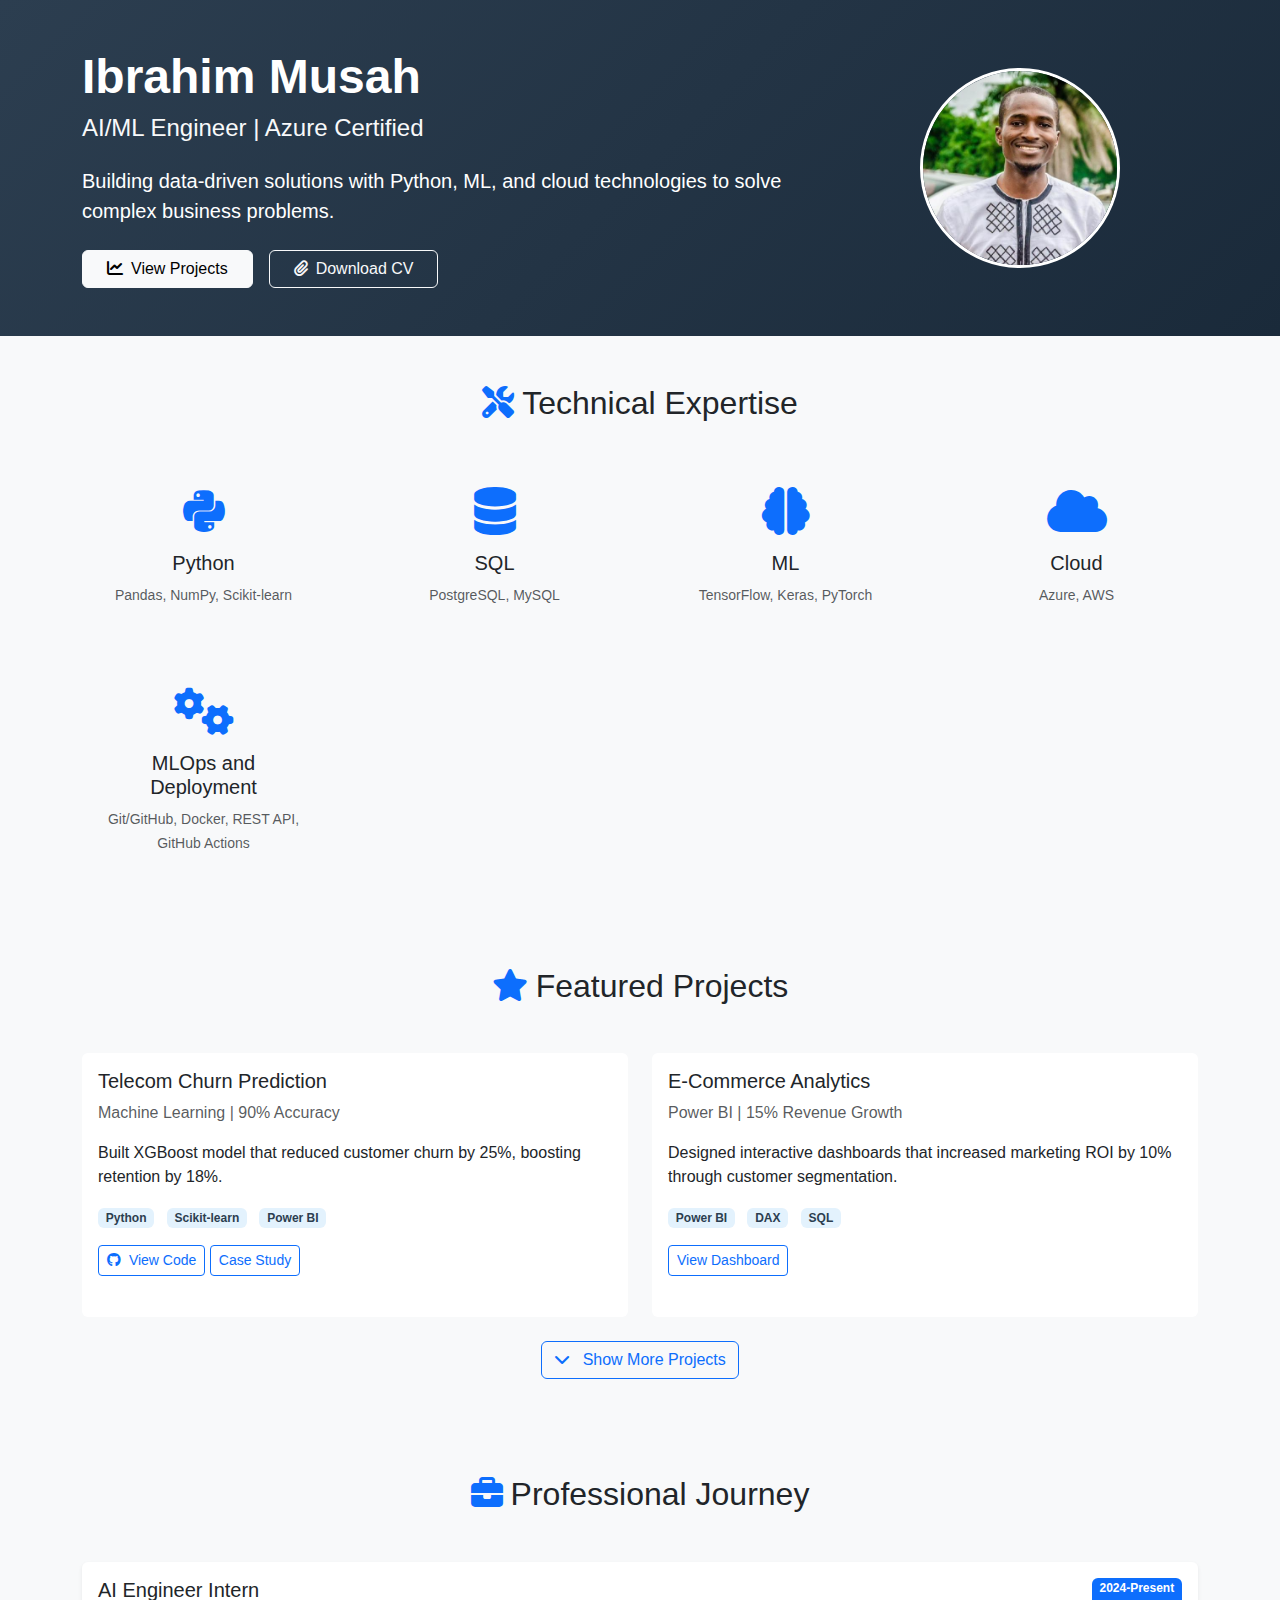
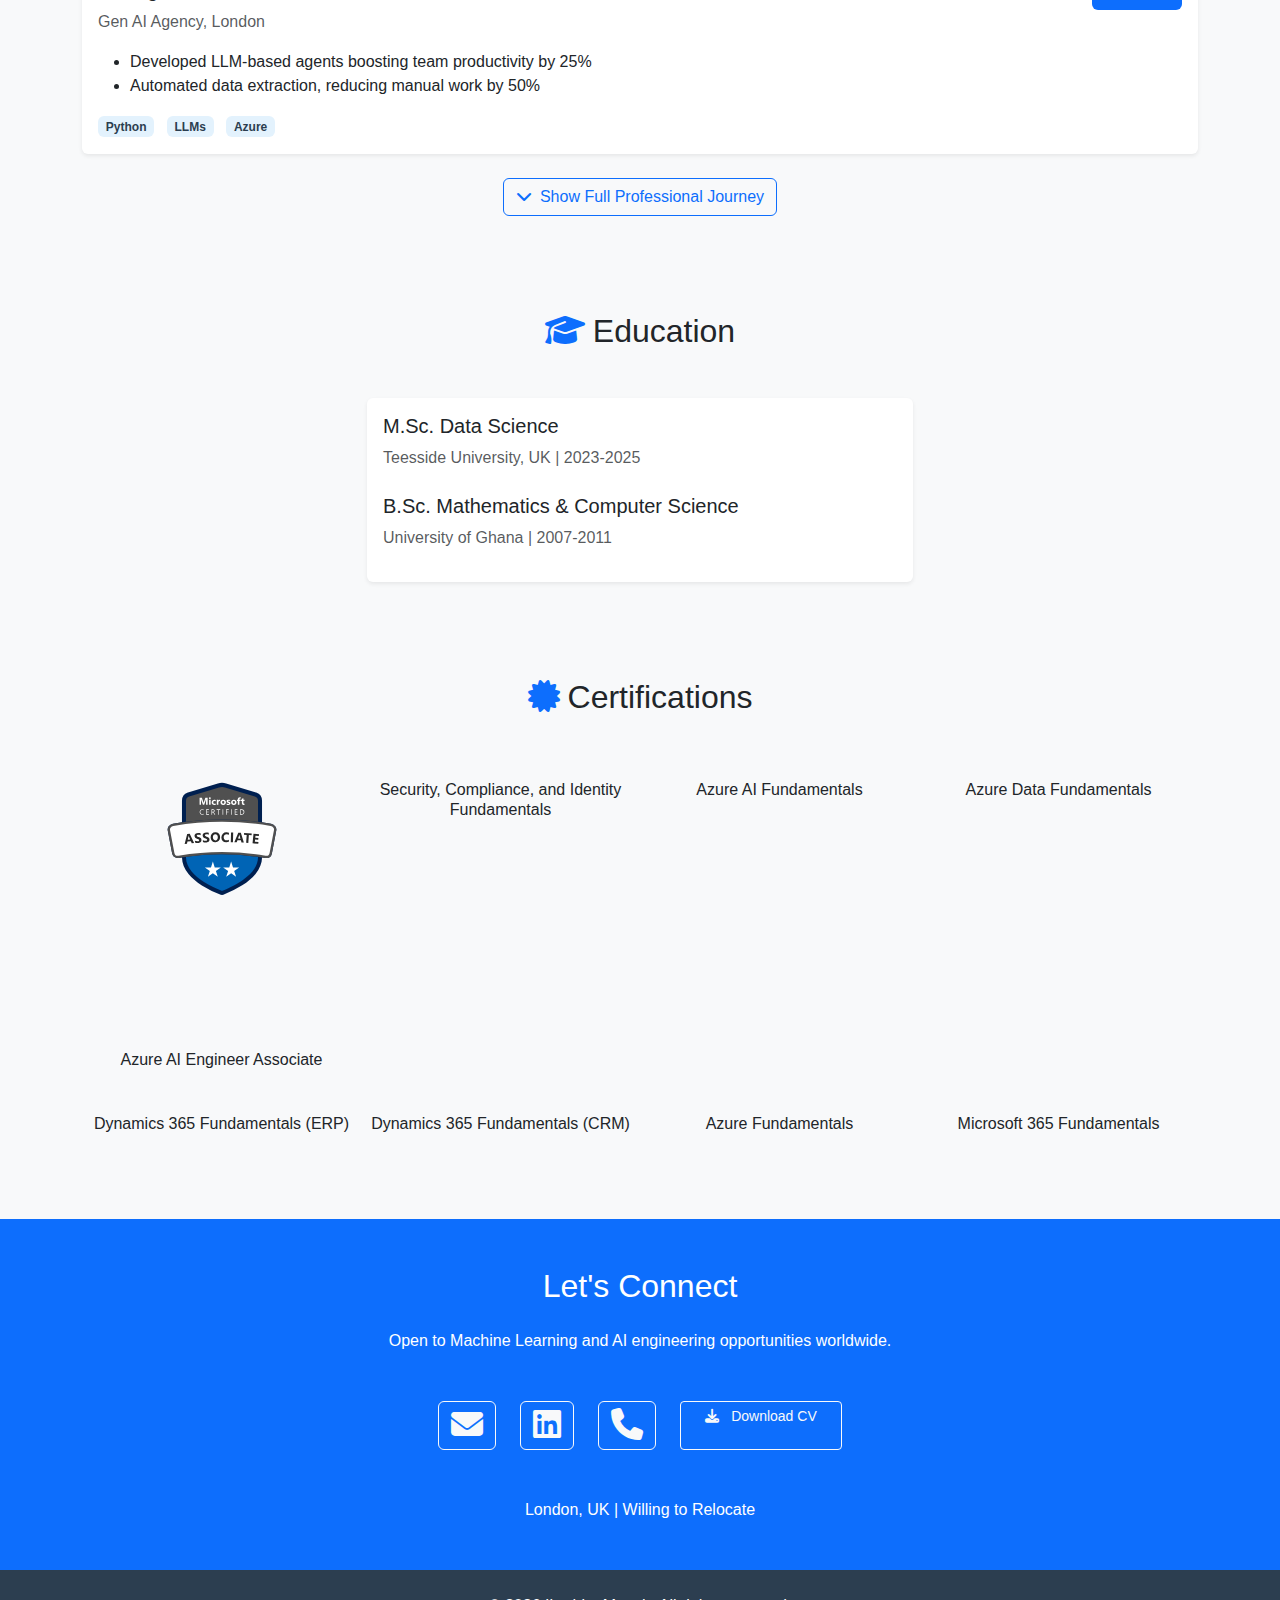
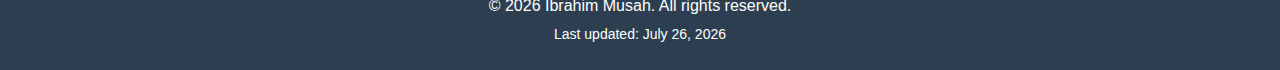
<file: index_.html>
<!DOCTYPE html>
<html lang="en">
<head>
    <meta charset="UTF-8">
    <meta name="viewport" content="width=device-width, initial-scale=1.0">
    <title>Ibrahim Musah | AI/ML Engineer </title>
    <!-- Bootstrap 5 -->
    <link href="https://cdn.jsdelivr.net/npm/bootstrap@5.3.0/dist/css/bootstrap.min.css" rel="stylesheet">
    <!-- Font Awesome -->
    <link rel="stylesheet" href="https://cdnjs.cloudflare.com/ajax/libs/font-awesome/6.4.0/css/all.min.css">
    <style>
        :root {
            --primary: #2c3e50; /* Professional navy */
            --secondary: #3498db; /* Accent blue */
            --light-bg: #f8f9fa;
        }
        body {
            font-family: 'Segoe UI', Roboto, sans-serif;
        }
        .profile-header {
            background: linear-gradient(135deg, var(--primary) 0%, #1a2a3a 100%);
        }
        .skill-badge {
            background-color: #e3f2fd;
            color: var(--primary);
        }
        .skill-domain {
            border-left: 4px solid var(--secondary);
            padding-left: 15px;
            margin-bottom: 20px;
        }
        .certifications-container {
            display: flex;
            flex-wrap: wrap;
            justify-content: center;
            gap: 20px;
            margin-bottom: 30px;
        }
        .certification-item {
            flex: 0 0 calc(25% - 20px);
            min-width: 100px;
            text-align: center;
        }
        footer {
            background-color: var(--primary);
            color: white;
        }
        @media (max-width: 768px) {
            .certification-item {
                flex: 0 0 100%;
            }
        }
        .project-card {
            transition: transform 0.3s, box-shadow 0.3s;
            border: none;
            overflow: hidden;
            margin-bottom: 25px;
        }
        .project-card:hover {
            transform: translateY(-5px);
            box-shadow: 0 10px 20px rgba(0,0,0,0.1);
        }
        .project-image {
            height: 200px;
            object-fit: cover;
            transition: transform 0.5s;
        }
        .project-card:hover .project-image {
            transform: scale(1.05);
        }
        .key-project {
            border-left: 4px solid var(--secondary);
        }
        .more-projects {
            display: none;
        }
        .toggle-projects-btn {
            transition: all 0.3s;
        }
        .toggle-projects-btn.collapsed .fa-chevron-down {
            display: inline-block;
        }
        .toggle-projects-btn.collapsed .fa-chevron-up {
            display: none;
        }
        .toggle-projects-btn:not(.collapsed) .fa-chevron-down {
            display: none;
        }
        .toggle-projects-btn:not(.collapsed) .fa-chevron-up {
            display: inline-block;
        }
            
    </style>
</head>
<body>
    <!-- Header with Your Photo -->
    <header class="profile-header text-white py-5">
        <div class="container">
            <div class="row align-items-center">
                <div class="col-md-8">
                    <h1 class="display-5 fw-bold">Ibrahim Musah</h1>
                    <h2 class="h4 text-light mb-4"> AI/ML Engineer | Azure Certified</h2>
                    <p class="lead mb-4">Building data-driven solutions with Python, ML, and cloud technologies to solve complex business problems.</p>
                    <div class="d-flex gap-3">
                        <a href="#projects" class="btn btn-light px-4">
                            <i class="fas fa-chart-line me-2"></i>View Projects
                        </a>
                        <a href="#contact" class="btn btn-outline-light px-4">
                            <i class="fas fa-paperclip me-2"></i>Download CV
                        </a>
                    </div>
                </div>
                <div class="col-md-4 text-center">
                    <img src="assets/images/ibrahim-headshot.jpg" alt="Ibrahim Musah" class="img-fluid rounded-circle border border-3 border-white" style="width: 200px;">
                </div>
            </div>
        </div>
    </header>

    <!-- Your Core Skills -->
    <section class="py-5 bg-light">
        <div class="container">
            <h2 class="text-center mb-5"><i class="fas fa-tools text-primary me-2"></i>Technical Expertise</h2>
            <div class="row g-5">
                <!-- Python -->
                <div class="col-md-3 col-6 text-center">
                    <div class="p-3 skill-card">
                        <i class="fab fa-python fa-3x text-primary mb-3"></i>
                        <h5>Python</h5>
                        <small class="text-muted">Pandas, NumPy, Scikit-learn</small>
                    </div>
                </div>
                <!-- SQL -->
                <div class="col-md-3 col-6 text-center">
                    <div class="p-3 skill-card">
                        <i class="fas fa-database fa-3x text-primary mb-3"></i>
                        <h5>SQL</h5>
                        <small class="text-muted">PostgreSQL, MySQL</small>
                    </div>
                </div>
                <!-- Machine Learning Frameworks -->
                <div class="col-md-3 col-6 text-center">
                    <div class="p-3 skill-card">
                        <i class="fas fa-brain fa-3x text-primary mb-3"></i>                        
                        <h5>ML</h5>
                        <small class="text-muted">TensorFlow, Keras, PyTorch</small>
                    </div>
                </div>
                <!-- Cloud -->
                <div class="col-md-3 col-6 text-center">
                    <div class="p-3 skill-card">
                        <i class="fas fa-cloud fa-3x text-primary mb-3"></i>
                        <h5>Cloud</h5>
                        <small class="text-muted">Azure, AWS  </small>
                    </div>
                </div>
                <!-- MLOps and Deployment -->
                <div class="col-md-3 col-6 text-center">
                    <div class="p-3 skill-card">
                        <i class="fas fa-cogs fa-3x text-primary mb-3"></i>
                        <h5>MLOps and Deployment</h5>
                        <small class="text-muted">Git/GitHub, Docker, REST API, GitHub Actions  </small>
                    </div>
                </div>
            </div>
        </div>
    </section>


    <!-- Key Projects Section -->
    <section id="projects" class="py-5 bg-light">
        <div class="container">
            <h2 class="text-center mb-5"><i class="fas fa-star text-primary me-2"></i>Featured Projects</h2>
            <div class="row g-4">
                <!-- Telecom Churn -->
                <div class="col-lg-6">
                    <div class="project-card card h-100 key-projects">
                        <!-- <img src="assets/images/churn-prediction.jpg" class="card-img-top project-image" alt="Telecom Churn Prediction"> -->
                        <div class="card-body">
                            <h3 class="h5">Telecom Churn Prediction</h3>
                            <p class="text-muted">Machine Learning | 90% Accuracy</p>
                            <p>Built XGBoost model that reduced customer churn by 25%, boosting retention by 18%.</p>
                            <div class="mb-3">
                                <span class="badge skill-badge me-2">Python</span>
                                <span class="badge skill-badge me-2">Scikit-learn</span>
                                <span class="badge skill-badge">Power BI</span>
                            </div>
                            <a href="#" class="btn btn-outline-primary btn-sm">
                                <i class="fab fa-github me-1"></i> View Code
                            </a>
                            <a href="projects.html#churn" class="btn btn-sm btn-outline-primary">
                                Case Study
                            </a>
                        </div>
                    </div>
                </div>
                
                <!-- E-Commerce Dashboard -->
                <div class="col-lg-6">
                    <div class="project-card card h-100 key-projects">
                        <!-- <img src="assets/images/ecommerce-dashboard.jpg" class="card-img-top project-image" alt="E-Commerce Dashboard"> -->
                        <div class="card-body">
                            <h3 class="h5">E-Commerce Analytics</h3>
                            <p class="text-muted">Power BI | 15% Revenue Growth</p>
                            <p>Designed interactive dashboards that increased marketing ROI by 10% through customer segmentation.</p>
                            <div class="mb-3">
                                <span class="badge skill-badge me-2">Power BI</span>
                                <span class="badge skill-badge me-2">DAX</span>
                                <span class="badge skill-badge">SQL</span>
                            </div>
                            <a href="projects.html#ecommerce" class="btn btn-sm btn-outline-primary">View Dashboard</a>
                        </div>
                    </div>
                </div>
            </div>

            <!-- Additional Projects (Collapsed by Default) -->
            <div class="collapse mt-4" id="moreProjects">
                <div class="row g-4">
                    <!-- LLM Customer Support -->
                    <div class="col-lg-6">
                        <div class="project-card card h-100">
                            <!-- <img src="assets/images/llm-agent.jpg" class="card-img-top project-image" alt="LLM Customer Support"> -->
                            <div class="card-body">
                                <h3 class="h5">LLM Customer Support Agent</h3>
                                <p class="text-muted">Generative AI | 40% Automation</p>
                                <p>AI chatbot that reduced response time from 2 hours to 5 minutes by automating 40% of support tickets.</p>
                                <div class="mb-3">
                                    <span class="badge skill-badge me-2">Python</span>
                                    <span class="badge skill-badge me-2">GPT-4</span>
                                    <span class="badge skill-badge">LangChain</span>
                                </div>
                                <a href="projects.html#llm" class="btn btn-sm btn-outline-primary">Demo Video</a>
                            </div>
                        </div>
                    </div>
                    
                    <!-- Stock Market Prediction -->
                    <div class="col-lg-6">
                        <div class="project-card card h-100">
                            <!-- <img src="assets/images/stock-prediction.jpg" class="card-img-top project-image" alt="Stock Market Prediction"> -->
                            <div class="card-body">
                                <h3 class="h5">Stock Market Prediction</h3>
                                <p class="text-muted">Data Engineering | 87% Accuracy</p>
                                <p>Real-time pipeline processing 10K+ trades/day with 35% lower latency than batch systems.</p>
                                <div class="mb-3">
                                    <span class="badge skill-badge me-2">Kafka</span>
                                    <span class="badge skill-badge me-2">Airflow</span>
                                    <span class="badge skill-badge">AWS</span>
                                </div>
                                <a href="projects.html#stock" class="btn btn-sm btn-outline-primary">Architecture</a>
                            </div>
                        </div>
                    </div>
                </div>
            </div>

            <!-- Toggle Button for More Projects -->
            <div class="text-center mt-4">
                <button class="btn btn-outline-primary toggle-projects-btn collapsed" 
                        type="button" 
                        data-bs-toggle="collapse" 
                        data-bs-target="#moreProjects"
                        aria-expanded="false"
                        aria-controls="moreProjects">
                    <i class="fas fa-chevron-down me-2"></i>
                    <i class="fas fa-chevron-up me-2"></i>
                    Show More Projects
                </button>
            </div>
        </div>
    </section>

    <!-- Professional Journey -->
    <section class="py-5 bg-light">
        <div class="container">
            <h2 class="text-center mb-5"><i class="fas fa-briefcase text-primary me-2"></i>Professional Journey</h2>
            
            <!-- Visible Experience -->
            <div id="visible-experience">
                <!-- Gen AI Internship -->
                <div class="card mb-4 border-0 shadow-sm">
                    <div class="card-body">
                        <div class="d-flex justify-content-between">
                            <h3 class="h5">AI Engineer Intern</h3>
                            <span class="badge bg-primary">2024-Present</span>
                        </div>
                        <p class="text-muted">Gen AI Agency, London</p>
                        <ul>
                            <li>Developed LLM-based agents boosting team productivity by 25%</li>
                            <li>Automated data extraction, reducing manual work by 50%</li>
                        </ul>
                        <div class="mt-2">
                            <span class="badge skill-badge me-2">Python</span>
                            <span class="badge skill-badge me-2">LLMs</span>
                            <span class="badge skill-badge">Azure</span>
                        </div>
                    </div>
                </div>
            </div>
            
            <!-- Hidden Experience -->
            <div id="more-experience" class="d-none">
                <!-- Sorphise Role -->
                <div class="card mb-4 border-0 shadow-sm">
                    <div class="card-body">
                        <div class="d-flex justify-content-between">
                            <h3 class="h5">Full-stack Developer</h3>
                            <span class="badge bg-primary">2022-2023</span>
                        </div>
                        <p class="text-muted">Sorphise Limited, Accra</p>
                        <ul>
                            <li>Optimized PostgreSQL queries, accelerating retrieval by 40%</li>
                            <li>Implemented payment APIs with 99% success rate</li>
                        </ul>
                        <div class="mt-2">
                            <span class="badge skill-badge me-2">Django</span>
                            <span class="badge skill-badge me-2">PostgreSQL</span>
                            <span class="badge skill-badge">REST APIs</span>
                        </div>
                    </div>
                </div>
                
                <!-- Earlier Experience -->
                <div class="card mb-4 border-0 shadow-sm">
                    <div class="card-body">
                        <div class="d-flex justify-content-between">
                            <h3 class="h5">Mathematics Instructor</h3>
                            <span class="badge bg-primary">2018-2022</span>
                        </div>
                        <p class="text-muted">Paragon Educational Complex, Kumasi</p>
                        <ul>
                            <li>Improved math performance by 50% in 6 months</li>
                            <li>Maintained 100% pass rate through adaptive teaching</li>
                        </ul>
                    </div>
                </div>
            </div>
            
            <div class="text-center mt-4">
                <button id="toggle-experience" class="btn btn-outline-primary">
                    <i class="fas fa-chevron-down me-2"></i>Show Full Professional Journey
                </button>
            </div>
        </div>
    </section>

    <!-- Your Education -->
    <section class="py-5 bg-light">
        <div class="container">
            <h2 class="text-center mb-5"><i class="fas fa-graduation-cap text-primary me-2"></i>Education</h2>
            <div class="row justify-content-center">
                <div class="col-md-6">
                    <div class="card border-0 shadow-sm">
                        <div class="card-body">
                            <h3 class="h5">M.Sc. Data Science</h3>
                            <p class="text-muted">Teesside University, UK | 2023-2025</p>
                            <h3 class="h5 mt-4">B.Sc. Mathematics & Computer Science</h3>
                            <p class="text-muted">University of Ghana | 2007-2011</p>
                        </div>
                    </div>
                </div>
            </div>
        </div>
    </section>

        <!-- Certifications Section -->
        <section class="py-5 bg-light">
            <div class="container">
                <h2 class="text-center mb-5"><i class="fas fa-certificate text-primary me-2"></i>Certifications</h2>
                
                <div class="certifications-container">
                    <!-- Azure AI Engineer Associate -->
                    <div class="certification-item">
                        <div style="width: auto;height: 270px;">
                            <a href="https://learn.microsoft.com/api/credentials/share/en-gb/IbrahimMusah-7313/589E36F7A56E85B9?sharingId=D05345607D2A4245">
                                <img src="assets/images/microsoft-certified-associate-badge.svg" alt="Azure AI Engineer Associate Badge" width="120" height="150">
                            </a>
                        </div>
                        <h6 class="mt-3">Azure AI Engineer Associate</h6>
                    </div>
                    
                    <!-- Security, Compliance, and Identity Fundamentals -->
                    <div class="certification-item">
                        <div data-iframe-width="150" data-iframe-height="270" 
                            data-share-badge-id="782ece59-d936-4925-a399-91e1def57c70" 
                            data-share-badge-host="https://www.credly.com"></div>
                        <h6 class="mt-3">Security, Compliance, and Identity Fundamentals</h6>
                    </div>

                    <!-- Azure AI Fundamentals -->
                    <div class="certification-item">
                        <div data-iframe-width="150" data-iframe-height="270" 
                             data-share-badge-id="24cde820-8802-48e1-8e2c-80e1a9a42d71" 
                             data-share-badge-host="https://www.credly.com"></div>
                        <h6 class="mt-3">Azure AI Fundamentals</h6>
                    </div>

                    <!-- Azure Data Fundamentals -->
                    <div class="certification-item">
                        <div data-iframe-width="150" data-iframe-height="270" 
                             data-share-badge-id="fbb52f45-c268-4292-8836-516edce971ec" 
                             data-share-badge-host="https://www.credly.com"></div>
                        <h6 class="mt-3">Azure Data Fundamentals</h6>
                    </div>

                    <!-- Dynamics 365 Fundamentals (ERP) -->
                    <div class="certification-item">
                        <div data-iframe-width="150" data-iframe-height="270" 
                            data-share-badge-id="cdae7faa-0357-496a-be7d-1d50386fc278" 
                            data-share-badge-host="https://www.credly.com"></div>
                        <h6 class="mt-3">Dynamics 365 Fundamentals (ERP)</h6>
                    </div>
                    
                    <!-- Dynamics 365 Fundamentals (CRM) -->
                    <div class="certification-item">
                        <div data-iframe-width="150" data-iframe-height="270" 
                            data-share-badge-id="347bde58-9d49-49be-b445-5e128c49aa37" 
                            data-share-badge-host="https://www.credly.com"></div>
                        <h6 class="mt-3">Dynamics 365 Fundamentals (CRM)</h6>
                    </div> 

                    <!-- Azure Fundamentals -->
                    <div class="certification-item">
                        <div data-iframe-width="150" data-iframe-height="270" 
                             data-share-badge-id="ef412871-c3d1-4f88-8ba2-c1d34ce75fd9" 
                             data-share-badge-host="https://www.credly.com"></div>
                        <h6 class="mt-3">Azure Fundamentals</h6>
                    </div>
                    
                    <!-- Microsoft 365 Fundamentals -->
                    <div class="certification-item">
                        <div data-iframe-width="150" data-iframe-height="270" 
                             data-share-badge-id="5785b588-0289-4a86-8a36-9fe18f13af96" 
                             data-share-badge-host="https://www.credly.com"></div>
                        <h6 class="mt-3">Microsoft 365 Fundamentals</h6>
                    </div>
                </div>
            </div>
        </section>
    <!-- Contact -->
    <section id="contact" class="py-5 bg-primary text-white">
        <div class="container">
            <div class="row justify-content-center">
                <div class="col-md-8 text-center">
                    <h2 class="mb-4">Let's Connect</h2>
                    <p class="mb-5">Open to Machine Learning and AI engineering opportunities worldwide.</p>
                    <div class="d-flex justify-content-center gap-4">
                        <a href="mailto:a.ibrahimmusah@gmail.com" class=" btn btn-outline-light">
                            <i class="fas fa-envelope fa-2x"></i>
                        </a>
                        <a href="https://linkedin.com/in/ibrahim-musah" target="_blank" class="btn btn-outline-light">
                            <i class="fab fa-linkedin fa-2x"></i>
                        </a>
                        <a href="tel:+447442829882" class=" btn btn-outline-light">
                            <i class="fas fa-phone fa-2x"></i>
                        </a>
                        <a href="assets/docs/ibrahim_musah_ai_cv_uk.pdf" download class="btn btn-outline-light btn-sm px-4">
                            <i class="fas fa-download me-2"></i> Download CV
                        </a>
                    </div>
                    <p class="mt-5 mb-0">London, UK | Willing to Relocate</p>
                </div>
            </div>
        </div>
    </section>

    <!-- Dynamic Footer -->
    <footer class="py-4">
        <div class="container text-center">
            <p class="mb-1">&copy; <span id="current-year"></span> Ibrahim Musah. All rights reserved.</p>
            <p class="mb-0"><small>Last updated: <span id="current-date"></span></small></p>
        </div>
    </footer>

    <!-- Scripts -->
    <script src="https://cdn.jsdelivr.net/npm/bootstrap@5.3.0/dist/js/bootstrap.bundle.min.js"></script>
    <script>
        // Dynamic Date in Footer
        document.getElementById('current-year').textContent = new Date().getFullYear();
        document.getElementById('current-date').textContent = new Date().toLocaleDateString('en-US', { 
            year: 'numeric', 
            month: 'long', 
            day: 'numeric' 
        });

        // Toggle Professional Journey
        document.getElementById('toggle-experience').addEventListener('click', function() {
            const moreExp = document.getElementById('more-experience');
            const button = this;
            
            if (moreExp.classList.contains('d-none')) {
                moreExp.classList.remove('d-none');
                button.innerHTML = '<i class="fas fa-chevron-up me-2"></i>Hide Professional Journey';
            } else {
                moreExp.classList.add('d-none');
                button.innerHTML = '<i class="fas fa-chevron-down me-2"></i>Show Full Professional Journey';
            }
        });

        // Load Credly badges
        document.addEventListener('DOMContentLoaded', function() {
            const script = document.createElement('script');
            script.src = '//cdn.credly.com/assets/utilities/embed.js';
            script.async = true;
            document.body.appendChild(script);
        });
    </script>
</body>
</html>
</file>
<file: assets/css/style.css>
:root {
    --primary: #2c3e50;
    --primary-light: #e8f4fc;
    --secondary: #3498db;
    --dark: #343a40;
    --light: #f8f9fa;
    --border-radius: 8px;
}

body {
    font-family: 'Roboto', sans-serif;
    color: #333;
    line-height: 1.6;
}

/* Typography */
h1, h2, h3, h4 {
    font-family: 'Source Sans Pro', sans-serif;
    font-weight: 600;
}

.section-title {
    position: relative;
    padding-bottom: 15px;
    margin-bottom: 30px;
    text-transform: uppercase;
    letter-spacing: 1px;
}

.section-title:after {
    content: '';
    position: absolute;
    left: 50%;
    bottom: 0;
    transform: translateX(-50%);
    width: 80px;
    height: 3px;
    background: var(--secondary);
}

/* Header */
.profile-img {
    width: 220px;
    height: 220px;
    object-fit: cover;
    border: 5px solid white;
    box-shadow: 0 5px 15px rgba(0,0,0,0.1);
}

/* Value Cards */
.value-card {
    background: white;
    border-radius: var(--border-radius);
    box-shadow: 0 5px 15px rgba(0,0,0,0.05);
    transition: transform 0.3s ease;
}

.value-card:hover {
    transform: translateY(-5px);
}

.value-icon {
    width: 70px;
    height: 70px;
    margin: 0 auto;
    border-radius: 50%;
    display: flex;
    align-items: center;
    justify-content: center;
    font-size: 28px;
}

/* Timeline */
.timeline {
    position: relative;
    max-width: 800px;
    margin: 0 auto;
}

.timeline:before {
    content: '';
    position: absolute;
    left: 50%;
    top: 0;
    bottom: 0;
    width: 2px;
    background: var(--secondary);
    transform: translateX(-50%);
}

.timeline-item {
    position: relative;
    margin-bottom: 40px;
}

.timeline-date {
    position: absolute;
    left: 50%;
    transform: translateX(-50%);
    background: var(--secondary);
    color: white;
    padding: 5px 15px;
    border-radius: 20px;
    font-weight: 500;
    top: -15px;
}

.timeline-content {
    width: calc(50% - 40px);
    padding: 20px;
    background: white;
    border-radius: var(--border-radius);
    box-shadow: 0 5px 15px rgba(0,0,0,0.05);
}

.timeline-item:nth-child(odd) .timeline-content {
    margin-left: auto;
}

/* Case Study Cards */
.case-study-card {
    background: white;
    border-radius: var(--border-radius);
    box-shadow: 0 5px 15px rgba(0,0,0,0.05);
    height: 100%;
    overflow: hidden;
}

.case-study-header {
    background: var(--primary);
    color: white;
    padding: 20px;
    position: relative;
}

.case-study-header h3 {
    margin: 0;
    font-size: 1.25rem;
}

.case-study-body {
    padding: 20px;
}

/* Progress Bars */
.skill-progress .progress {
    height: 8px;
    border-radius: 4px;
}

/* Contact Card */
.contact-card {
    background: white;
    border-radius: var(--border-radius);
    color: var(--dark);
}

/* Responsive Adjustments */
@media (max-width: 768px) {
    .timeline:before {
        left: 30px;
    }
    .timeline-date {
        left: 30px;
        transform: none;
    }
    .timeline-content {
        width: calc(100% - 80px);
        margin-left: 80px !important;
    }
    .profile-img {
        width: 150px;
        height: 150px;
    }
}
</file>
